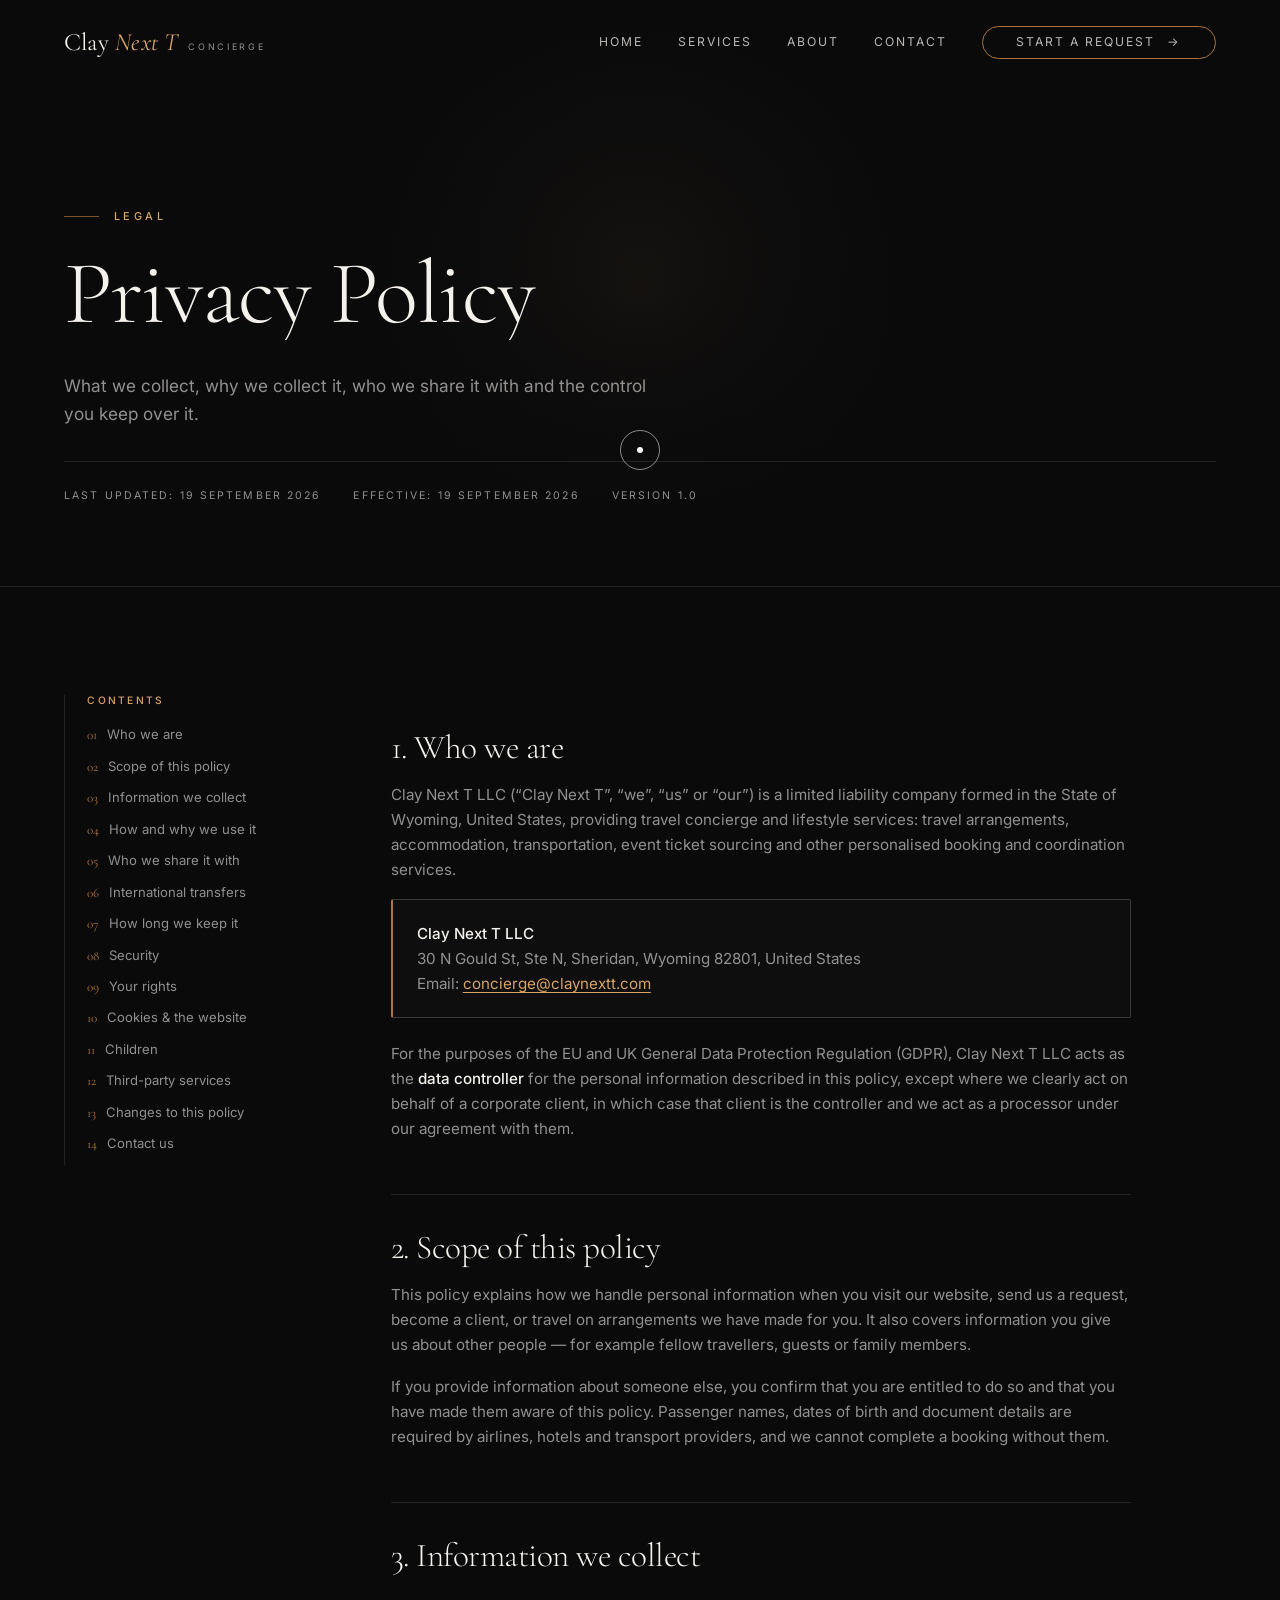
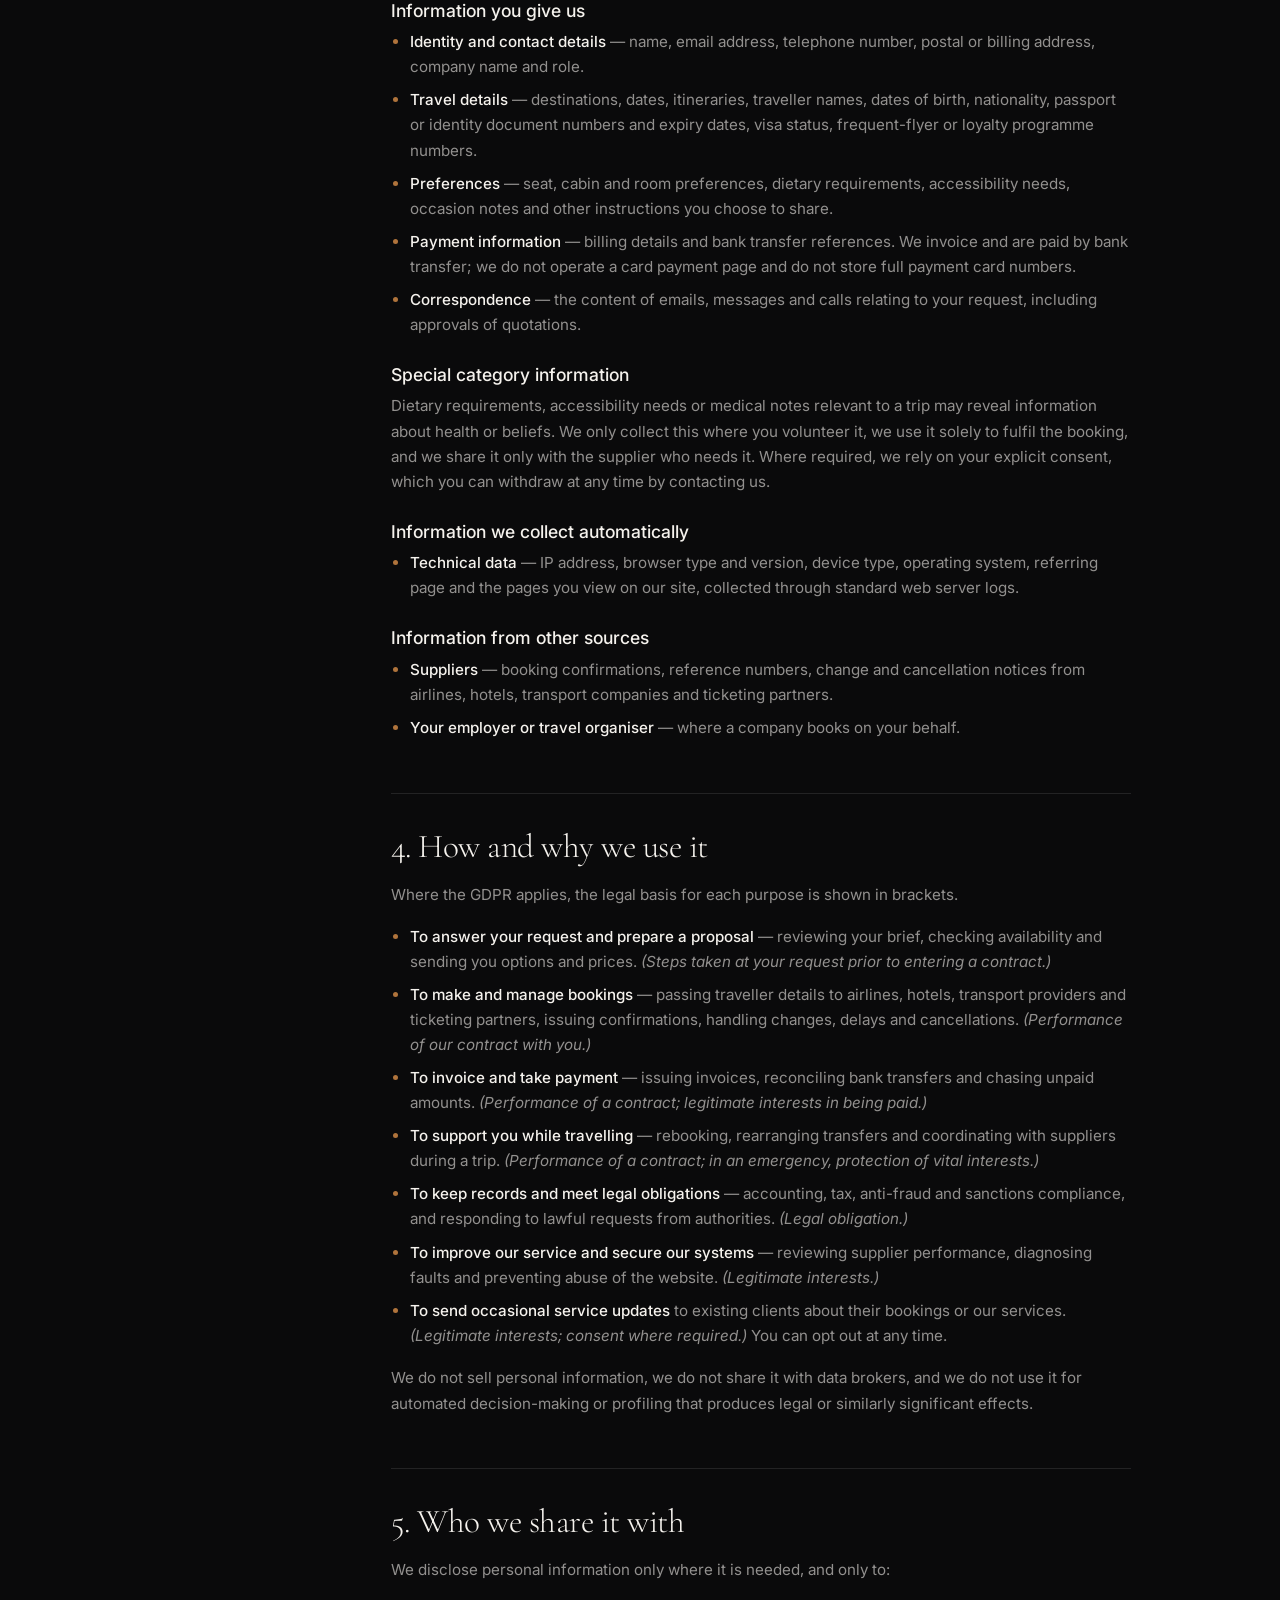
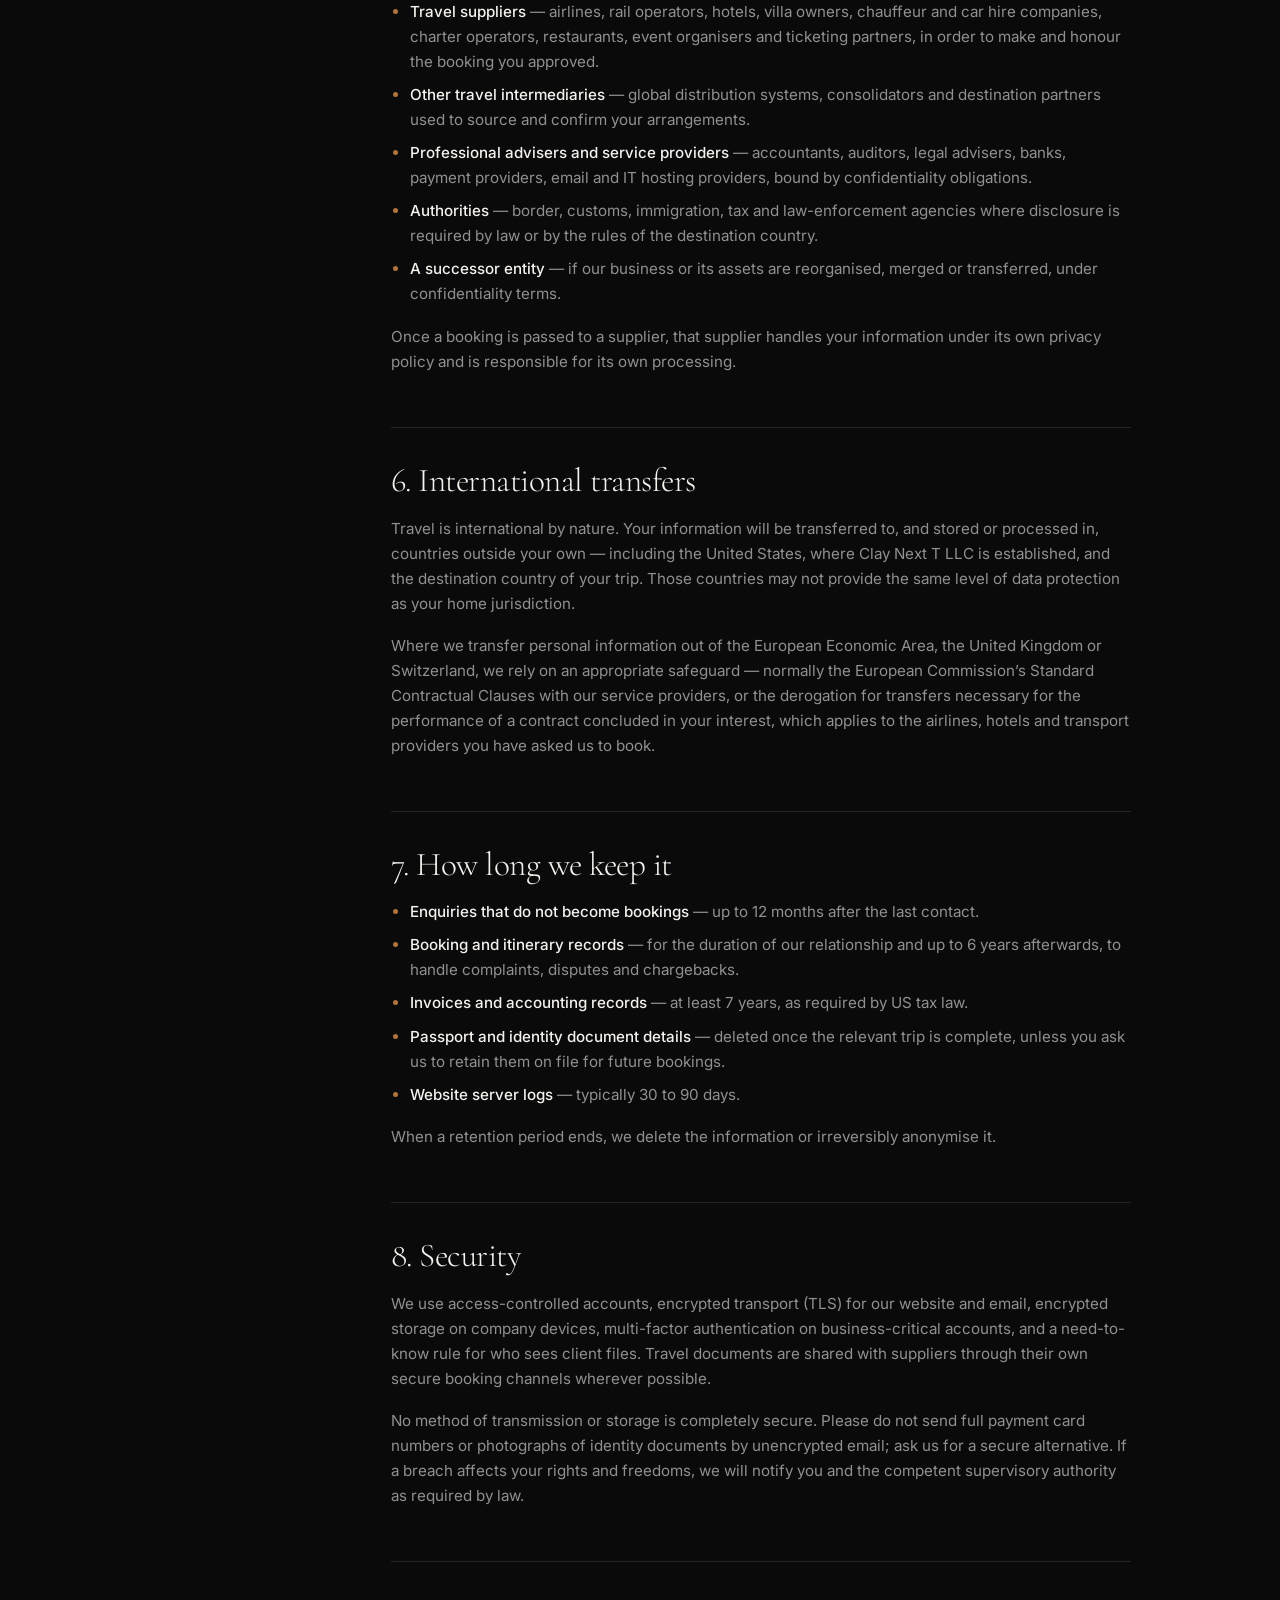
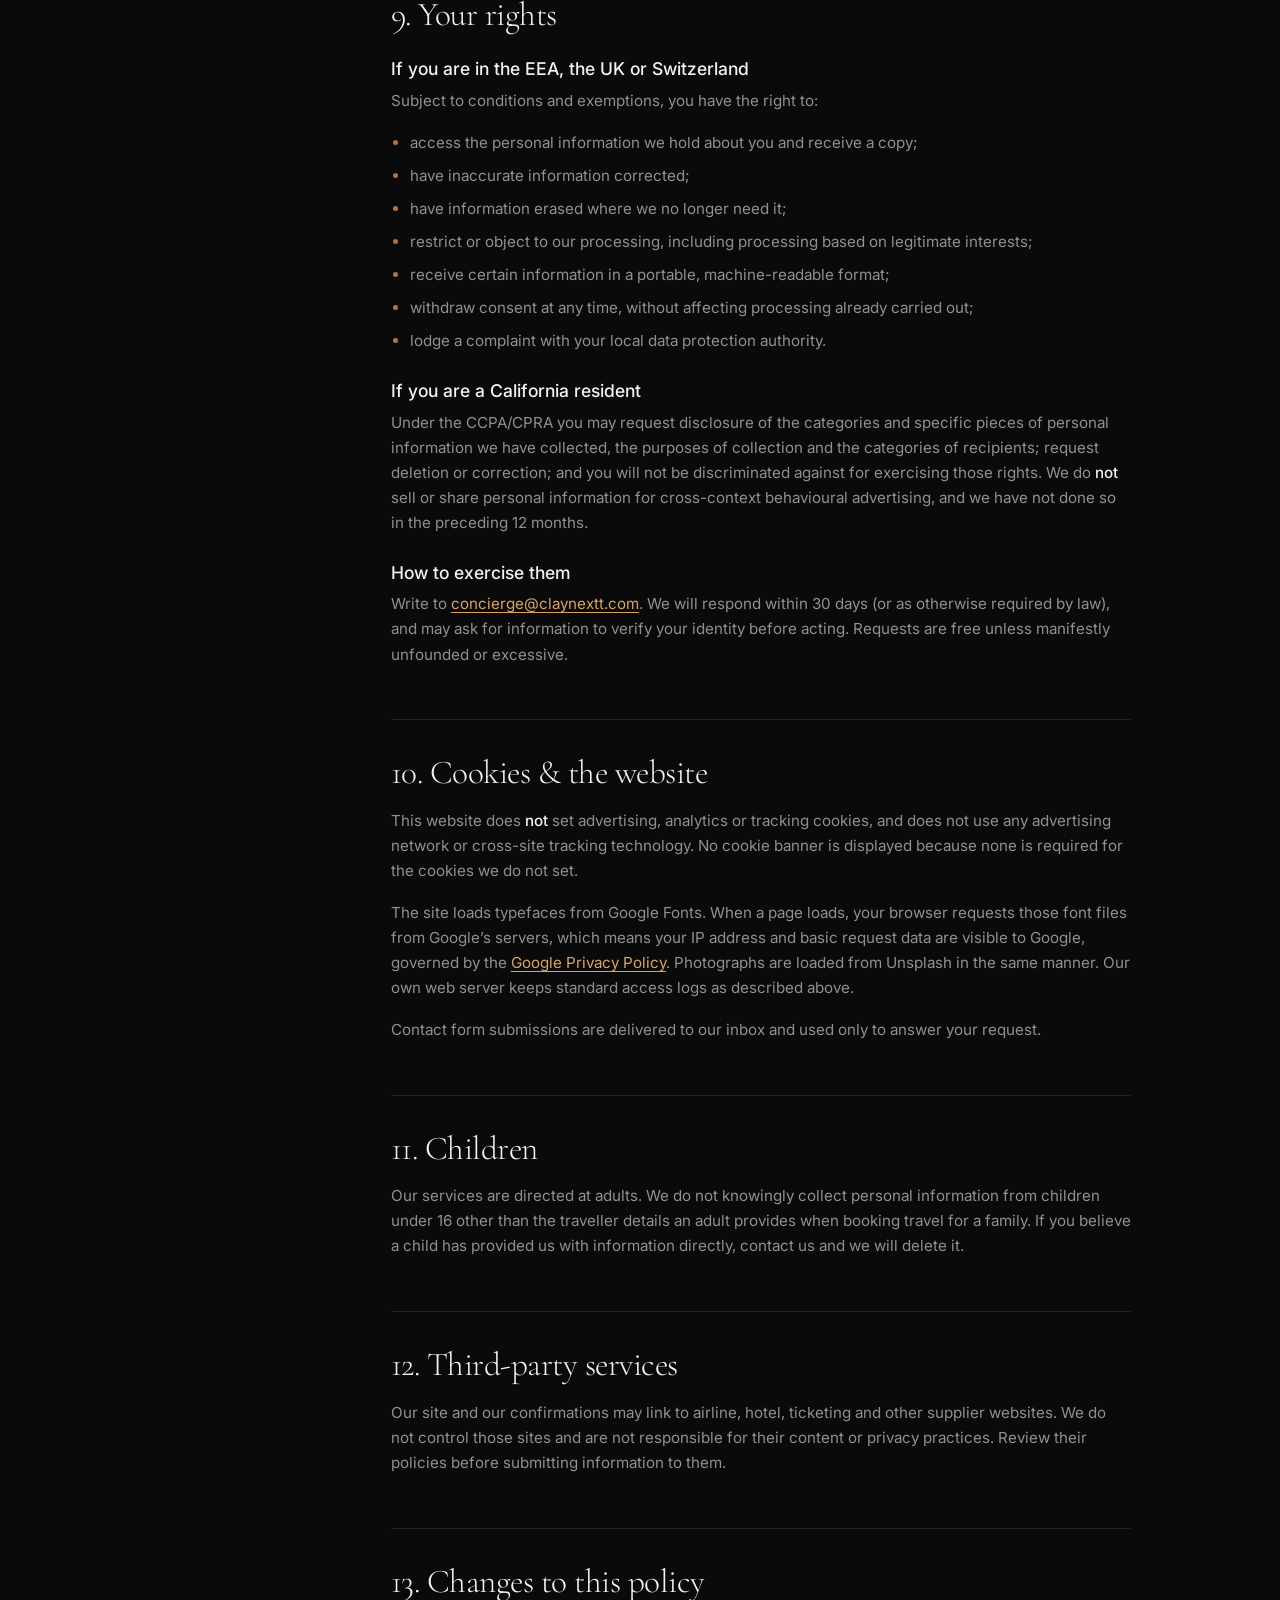
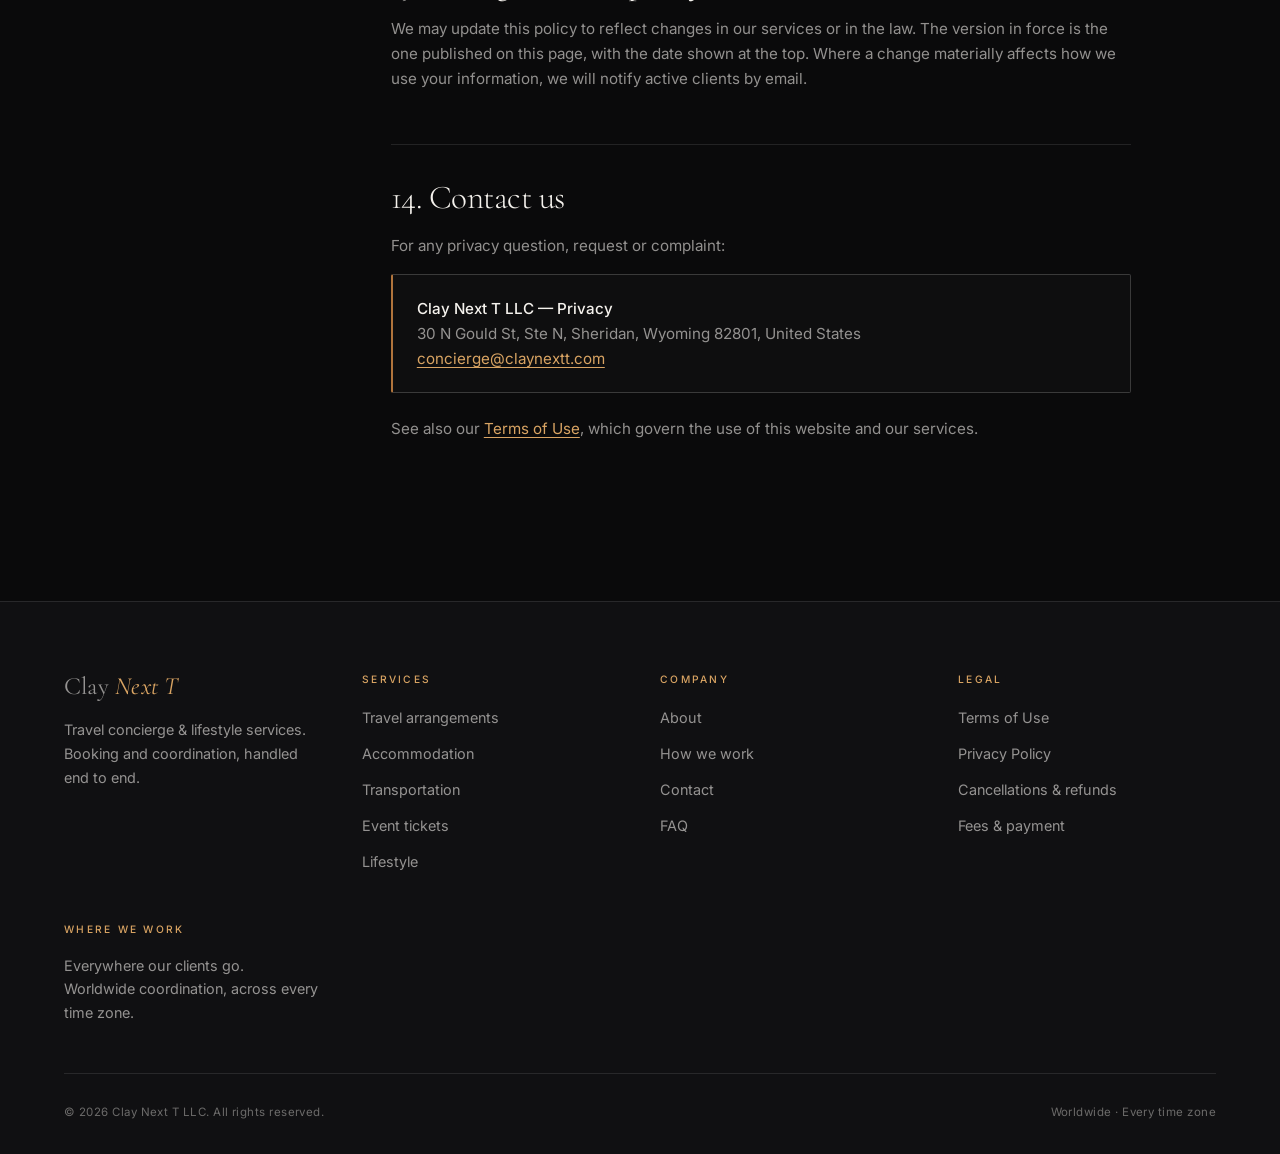
<file: privacy.html>
<!DOCTYPE html>
<html lang="en">
<head>
<meta charset="utf-8">
<meta name="viewport" content="width=device-width, initial-scale=1">
<title>Privacy Policy — Clay Next T LLC</title>
<meta name="description" content="How Clay Next T LLC collects, uses, shares and protects personal information when providing travel concierge and lifestyle services.">
<meta name="robots" content="index, follow">
<link rel="preconnect" href="https://fonts.googleapis.com">
<link rel="preconnect" href="https://fonts.gstatic.com" crossorigin>
<link href="https://fonts.googleapis.com/css2?family=Cormorant+Garamond:ital,wght@0,300;0,400;1,300;1,400&family=Inter:wght@300;400;500&display=swap" rel="stylesheet">
<link rel="stylesheet" href="assets/css/style.css">
</head>
<body>

<header class="site-header">
  <a class="brand" href="index.html">
    <span class="brand__mark">Clay <em>Next T</em></span>
    <span class="brand__sub">Concierge</span>
  </a>
  <nav class="nav">
    <a href="index.html">Home</a>
    <a href="services.html">Services</a>
    <a href="about.html">About</a>
    <a href="contact.html">Contact</a>
    <a class="btn" href="contact.html" data-magnetic="0.25">Start a request <span class="btn__arrow">&rarr;</span></a>
  </nav>
  <button class="nav-toggle" aria-label="Menu" aria-expanded="false"><span></span><span></span></button>
</header>

<main>

  <section class="page-hero" data-spotlight>
    <div class="hero__glow"></div>
    <div class="wrap">
      <p class="eyebrow" data-reveal>Legal</p>
      <h1 data-reveal>
        <span class="split-line"><span>Privacy Policy</span></span>
      </h1>
      <p class="lead" data-reveal style="--d:.18s; margin-top:2rem;">
        What we collect, why we collect it, who we share it with and the control you keep
        over it.
      </p>
      <div class="legal-meta" data-reveal style="--d:.24s">
        <span>Last updated: 19 September 2026</span>
        <span>Effective: 19 September 2026</span>
        <span>Version 1.0</span>
      </div>
    </div>
  </section>

  <section class="section">
    <div class="wrap">
      <div class="legal">

        <aside class="legal__toc">
          <h2>Contents</h2>
          <ol>
            <li><a href="#controller">Who we are</a></li>
            <li><a href="#scope">Scope of this policy</a></li>
            <li><a href="#collect">Information we collect</a></li>
            <li><a href="#use">How and why we use it</a></li>
            <li><a href="#sharing">Who we share it with</a></li>
            <li><a href="#transfers">International transfers</a></li>
            <li><a href="#retention">How long we keep it</a></li>
            <li><a href="#security">Security</a></li>
            <li><a href="#rights">Your rights</a></li>
            <li><a href="#cookies">Cookies &amp; the website</a></li>
            <li><a href="#children">Children</a></li>
            <li><a href="#thirdparty">Third-party services</a></li>
            <li><a href="#changes">Changes to this policy</a></li>
            <li><a href="#contact">Contact us</a></li>
          </ol>
        </aside>

        <div class="legal__body">

          <section id="controller">
            <h2>1. Who we are</h2>
            <p>
              Clay Next T LLC (&ldquo;Clay Next T&rdquo;, &ldquo;we&rdquo;, &ldquo;us&rdquo;
              or &ldquo;our&rdquo;) is a limited liability company formed in the State of
              Wyoming, United States, providing travel concierge and lifestyle services:
              travel arrangements, accommodation, transportation, event ticket sourcing and
              other personalised booking and coordination services.
            </p>
            <div class="callout">
              <p>
                <strong>Clay Next T LLC</strong><br>
                30 N Gould St, Ste N, Sheridan, Wyoming 82801, United States<br>
                Email: <a href="mailto:concierge@claynextt.com">concierge@claynextt.com</a>
              </p>
            </div>
            <p>
              For the purposes of the EU and UK General Data Protection Regulation (GDPR),
              Clay Next T LLC acts as the <strong>data controller</strong> for the personal
              information described in this policy, except where we clearly act on behalf of
              a corporate client, in which case that client is the controller and we act as a
              processor under our agreement with them.
            </p>
          </section>

          <section id="scope">
            <h2>2. Scope of this policy</h2>
            <p>
              This policy explains how we handle personal information when you visit our
              website, send us a request, become a client, or travel on arrangements we have
              made for you. It also covers information you give us about other people — for
              example fellow travellers, guests or family members.
            </p>
            <p>
              If you provide information about someone else, you confirm that you are
              entitled to do so and that you have made them aware of this policy. Passenger
              names, dates of birth and document details are required by airlines, hotels and
              transport providers, and we cannot complete a booking without them.
            </p>
          </section>

          <section id="collect">
            <h2>3. Information we collect</h2>

            <h3>Information you give us</h3>
            <ul>
              <li><strong>Identity and contact details</strong> — name, email address, telephone number, postal or billing address, company name and role.</li>
              <li><strong>Travel details</strong> — destinations, dates, itineraries, traveller names, dates of birth, nationality, passport or identity document numbers and expiry dates, visa status, frequent-flyer or loyalty programme numbers.</li>
              <li><strong>Preferences</strong> — seat, cabin and room preferences, dietary requirements, accessibility needs, occasion notes and other instructions you choose to share.</li>
              <li><strong>Payment information</strong> — billing details and bank transfer references. We invoice and are paid by bank transfer; we do not operate a card payment page and do not store full payment card numbers.</li>
              <li><strong>Correspondence</strong> — the content of emails, messages and calls relating to your request, including approvals of quotations.</li>
            </ul>

            <h3>Special category information</h3>
            <p>
              Dietary requirements, accessibility needs or medical notes relevant to a trip
              may reveal information about health or beliefs. We only collect this where you
              volunteer it, we use it solely to fulfil the booking, and we share it only with
              the supplier who needs it. Where required, we rely on your explicit consent,
              which you can withdraw at any time by contacting us.
            </p>

            <h3>Information we collect automatically</h3>
            <ul>
              <li><strong>Technical data</strong> — IP address, browser type and version, device type, operating system, referring page and the pages you view on our site, collected through standard web server logs.</li>
            </ul>

            <h3>Information from other sources</h3>
            <ul>
              <li><strong>Suppliers</strong> — booking confirmations, reference numbers, change and cancellation notices from airlines, hotels, transport companies and ticketing partners.</li>
              <li><strong>Your employer or travel organiser</strong> — where a company books on your behalf.</li>
            </ul>
          </section>

          <section id="use">
            <h2>4. How and why we use it</h2>
            <p>Where the GDPR applies, the legal basis for each purpose is shown in brackets.</p>
            <ul>
              <li><strong>To answer your request and prepare a proposal</strong> — reviewing your brief, checking availability and sending you options and prices. <em>(Steps taken at your request prior to entering a contract.)</em></li>
              <li><strong>To make and manage bookings</strong> — passing traveller details to airlines, hotels, transport providers and ticketing partners, issuing confirmations, handling changes, delays and cancellations. <em>(Performance of our contract with you.)</em></li>
              <li><strong>To invoice and take payment</strong> — issuing invoices, reconciling bank transfers and chasing unpaid amounts. <em>(Performance of a contract; legitimate interests in being paid.)</em></li>
              <li><strong>To support you while travelling</strong> — rebooking, rearranging transfers and coordinating with suppliers during a trip. <em>(Performance of a contract; in an emergency, protection of vital interests.)</em></li>
              <li><strong>To keep records and meet legal obligations</strong> — accounting, tax, anti-fraud and sanctions compliance, and responding to lawful requests from authorities. <em>(Legal obligation.)</em></li>
              <li><strong>To improve our service and secure our systems</strong> — reviewing supplier performance, diagnosing faults and preventing abuse of the website. <em>(Legitimate interests.)</em></li>
              <li><strong>To send occasional service updates</strong> to existing clients about their bookings or our services. <em>(Legitimate interests; consent where required.)</em> You can opt out at any time.</li>
            </ul>
            <p>
              We do not sell personal information, we do not share it with data brokers, and
              we do not use it for automated decision-making or profiling that produces legal
              or similarly significant effects.
            </p>
          </section>

          <section id="sharing">
            <h2>5. Who we share it with</h2>
            <p>We disclose personal information only where it is needed, and only to:</p>
            <ul>
              <li><strong>Travel suppliers</strong> — airlines, rail operators, hotels, villa owners, chauffeur and car hire companies, charter operators, restaurants, event organisers and ticketing partners, in order to make and honour the booking you approved.</li>
              <li><strong>Other travel intermediaries</strong> — global distribution systems, consolidators and destination partners used to source and confirm your arrangements.</li>
              <li><strong>Professional advisers and service providers</strong> — accountants, auditors, legal advisers, banks, payment providers, email and IT hosting providers, bound by confidentiality obligations.</li>
              <li><strong>Authorities</strong> — border, customs, immigration, tax and law-enforcement agencies where disclosure is required by law or by the rules of the destination country.</li>
              <li><strong>A successor entity</strong> — if our business or its assets are reorganised, merged or transferred, under confidentiality terms.</li>
            </ul>
            <p>
              Once a booking is passed to a supplier, that supplier handles your information
              under its own privacy policy and is responsible for its own processing.
            </p>
          </section>

          <section id="transfers">
            <h2>6. International transfers</h2>
            <p>
              Travel is international by nature. Your information will be transferred to, and
              stored or processed in, countries outside your own — including the United
              States, where Clay Next T LLC is established, and the destination country of
              your trip. Those countries may not provide the same level of data protection as
              your home jurisdiction.
            </p>
            <p>
              Where we transfer personal information out of the European Economic Area, the
              United Kingdom or Switzerland, we rely on an appropriate safeguard — normally
              the European Commission&rsquo;s Standard Contractual Clauses with our service
              providers, or the derogation for transfers necessary for the performance of a
              contract concluded in your interest, which applies to the airlines, hotels and
              transport providers you have asked us to book.
            </p>
          </section>

          <section id="retention">
            <h2>7. How long we keep it</h2>
            <ul>
              <li><strong>Enquiries that do not become bookings</strong> — up to 12 months after the last contact.</li>
              <li><strong>Booking and itinerary records</strong> — for the duration of our relationship and up to 6 years afterwards, to handle complaints, disputes and chargebacks.</li>
              <li><strong>Invoices and accounting records</strong> — at least 7 years, as required by US tax law.</li>
              <li><strong>Passport and identity document details</strong> — deleted once the relevant trip is complete, unless you ask us to retain them on file for future bookings.</li>
              <li><strong>Website server logs</strong> — typically 30 to 90 days.</li>
            </ul>
            <p>When a retention period ends, we delete the information or irreversibly anonymise it.</p>
          </section>

          <section id="security">
            <h2>8. Security</h2>
            <p>
              We use access-controlled accounts, encrypted transport (TLS) for our website and
              email, encrypted storage on company devices, multi-factor authentication on
              business-critical accounts, and a need-to-know rule for who sees client files.
              Travel documents are shared with suppliers through their own secure booking
              channels wherever possible.
            </p>
            <p>
              No method of transmission or storage is completely secure. Please do not send
              full payment card numbers or photographs of identity documents by unencrypted
              email; ask us for a secure alternative. If a breach affects your rights and
              freedoms, we will notify you and the competent supervisory authority as
              required by law.
            </p>
          </section>

          <section id="rights">
            <h2>9. Your rights</h2>

            <h3>If you are in the EEA, the UK or Switzerland</h3>
            <p>Subject to conditions and exemptions, you have the right to:</p>
            <ul>
              <li>access the personal information we hold about you and receive a copy;</li>
              <li>have inaccurate information corrected;</li>
              <li>have information erased where we no longer need it;</li>
              <li>restrict or object to our processing, including processing based on legitimate interests;</li>
              <li>receive certain information in a portable, machine-readable format;</li>
              <li>withdraw consent at any time, without affecting processing already carried out;</li>
              <li>lodge a complaint with your local data protection authority.</li>
            </ul>

            <h3>If you are a California resident</h3>
            <p>
              Under the CCPA/CPRA you may request disclosure of the categories and specific
              pieces of personal information we have collected, the purposes of collection and
              the categories of recipients; request deletion or correction; and you will not be
              discriminated against for exercising those rights. We do <strong>not</strong>
              sell or share personal information for cross-context behavioural advertising, and
              we have not done so in the preceding 12 months.
            </p>

            <h3>How to exercise them</h3>
            <p>
              Write to <a href="mailto:concierge@claynextt.com">concierge@claynextt.com</a>.
              We will respond within 30 days (or as otherwise required by law), and may ask
              for information to verify your identity before acting. Requests are free unless
              manifestly unfounded or excessive.
            </p>
          </section>

          <section id="cookies">
            <h2>10. Cookies &amp; the website</h2>
            <p>
              This website does <strong>not</strong> set advertising, analytics or tracking
              cookies, and does not use any advertising network or cross-site tracking
              technology. No cookie banner is displayed because none is required for the
              cookies we do not set.
            </p>
            <p>
              The site loads typefaces from Google Fonts. When a page loads, your browser
              requests those font files from Google&rsquo;s servers, which means your IP
              address and basic request data are visible to Google, governed by the
              <a href="https://policies.google.com/privacy" target="_blank" rel="noopener">Google Privacy Policy</a>.
              Photographs are loaded from Unsplash in the same manner. Our own web server
              keeps standard access logs as described above.
            </p>
            <p>
              Contact form submissions are delivered to our inbox and used only to answer your
              request.
            </p>
          </section>

          <section id="children">
            <h2>11. Children</h2>
            <p>
              Our services are directed at adults. We do not knowingly collect personal
              information from children under 16 other than the traveller details an adult
              provides when booking travel for a family. If you believe a child has provided
              us with information directly, contact us and we will delete it.
            </p>
          </section>

          <section id="thirdparty">
            <h2>12. Third-party services</h2>
            <p>
              Our site and our confirmations may link to airline, hotel, ticketing and other
              supplier websites. We do not control those sites and are not responsible for
              their content or privacy practices. Review their policies before submitting
              information to them.
            </p>
          </section>

          <section id="changes">
            <h2>13. Changes to this policy</h2>
            <p>
              We may update this policy to reflect changes in our services or in the law. The
              version in force is the one published on this page, with the date shown at the
              top. Where a change materially affects how we use your information, we will
              notify active clients by email.
            </p>
          </section>

          <section id="contact">
            <h2>14. Contact us</h2>
            <p>
              For any privacy question, request or complaint:
            </p>
            <div class="callout">
              <p>
                <strong>Clay Next T LLC — Privacy</strong><br>
                30 N Gould St, Ste N, Sheridan, Wyoming 82801, United States<br>
                <a href="mailto:concierge@claynextt.com">concierge@claynextt.com</a>
              </p>
            </div>
            <p>
              See also our <a href="terms.html">Terms of Use</a>, which govern the use of this
              website and our services.
            </p>
          </section>

        </div>
      </div>
    </div>
  </section>

</main>

<footer class="site-footer">
  <div class="wrap">
    <div class="footer-top">
      <div class="footer-col">
        <a class="brand" href="index.html" style="margin-bottom:1.2rem">
          <span class="brand__mark">Clay <em>Next T</em></span>
        </a>
        <p>Travel concierge &amp; lifestyle services.<br>Booking and coordination, handled end to end.</p>
      </div>
      <div class="footer-col">
        <h4>Services</h4>
        <ul>
          <li><a href="services.html#travel">Travel arrangements</a></li>
          <li><a href="services.html#stay">Accommodation</a></li>
          <li><a href="services.html#transport">Transportation</a></li>
          <li><a href="services.html#tickets">Event tickets</a></li>
          <li><a href="services.html#lifestyle">Lifestyle</a></li>
        </ul>
      </div>
      <div class="footer-col">
        <h4>Company</h4>
        <ul>
          <li><a href="about.html">About</a></li>
          <li><a href="about.html#values">How we work</a></li>
          <li><a href="contact.html">Contact</a></li>
          <li><a href="contact.html#faq">FAQ</a></li>
        </ul>
      </div>
      <div class="footer-col">
        <h4>Legal</h4>
        <ul>
          <li><a href="terms.html">Terms of Use</a></li>
          <li><a href="privacy.html">Privacy Policy</a></li>
          <li><a href="terms.html#cancellation">Cancellations &amp; refunds</a></li>
          <li><a href="terms.html#fees">Fees &amp; payment</a></li>
        </ul>
      </div>
      <div class="footer-col">
        <h4>Where we work</h4>
        <p>Everywhere our clients go.<br>Worldwide coordination, across every time zone.</p>
      </div>
    </div>
    <div class="footer-bottom">
      <span>&copy; <span id="yr">2026</span> Clay Next T LLC. All rights reserved.</span>
      <span>Worldwide &middot; Every time zone</span>
    </div>
  </div>
</footer>

<script src="assets/js/main.js"></script>
<script>document.getElementById('yr').textContent = new Date().getFullYear();</script>
</body>
</html>
</file>
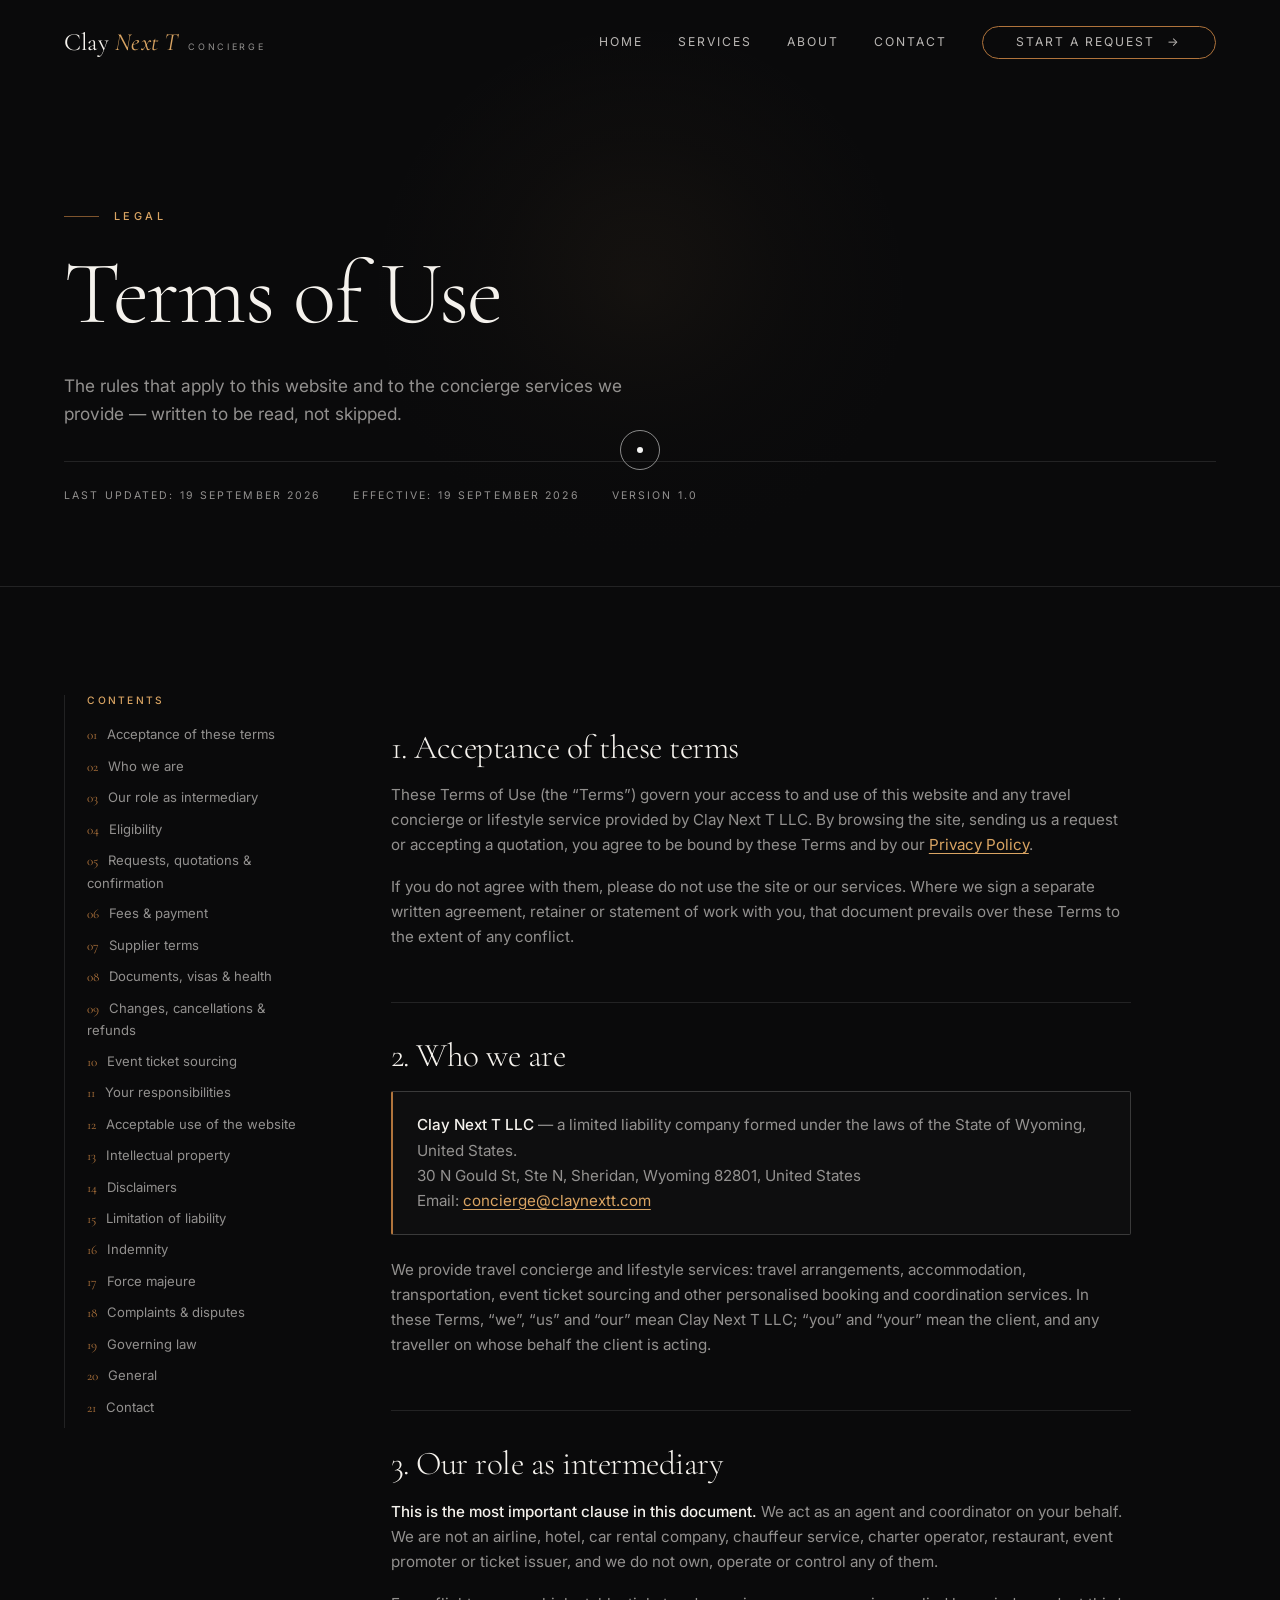
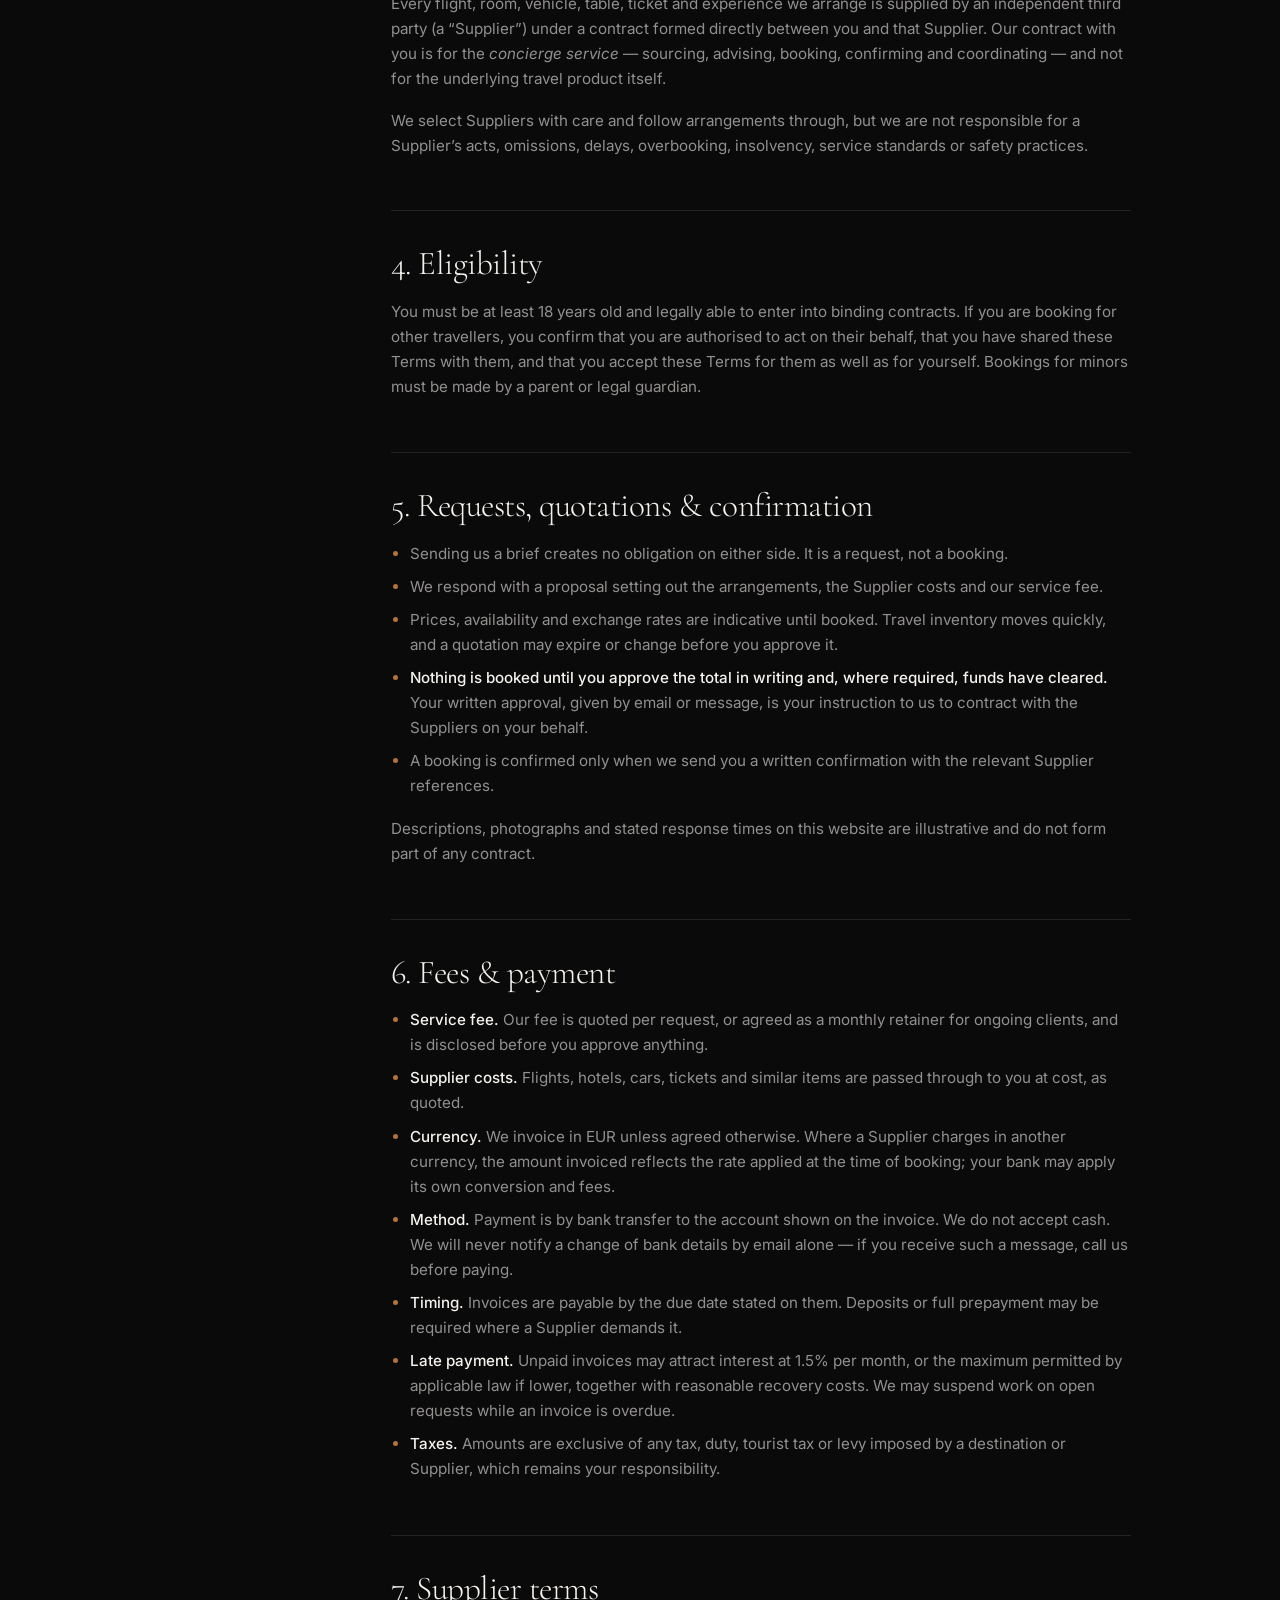
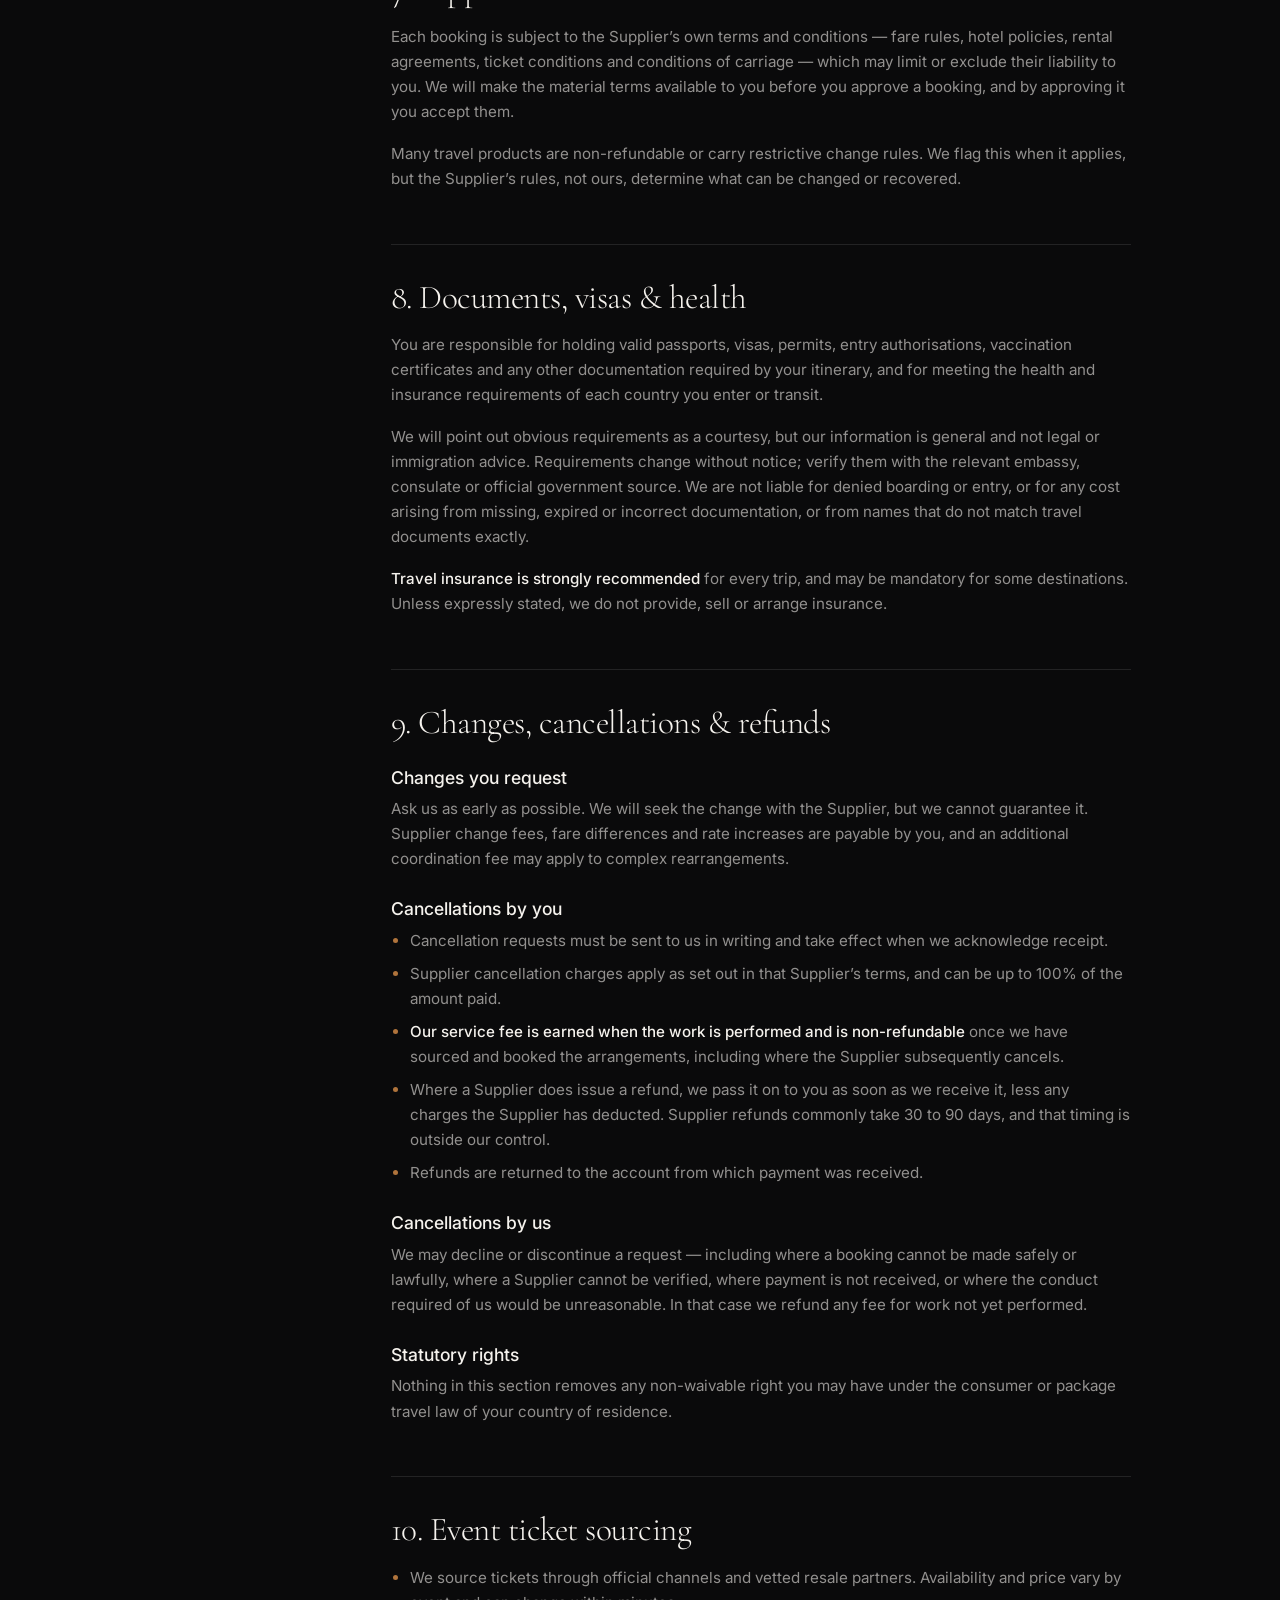
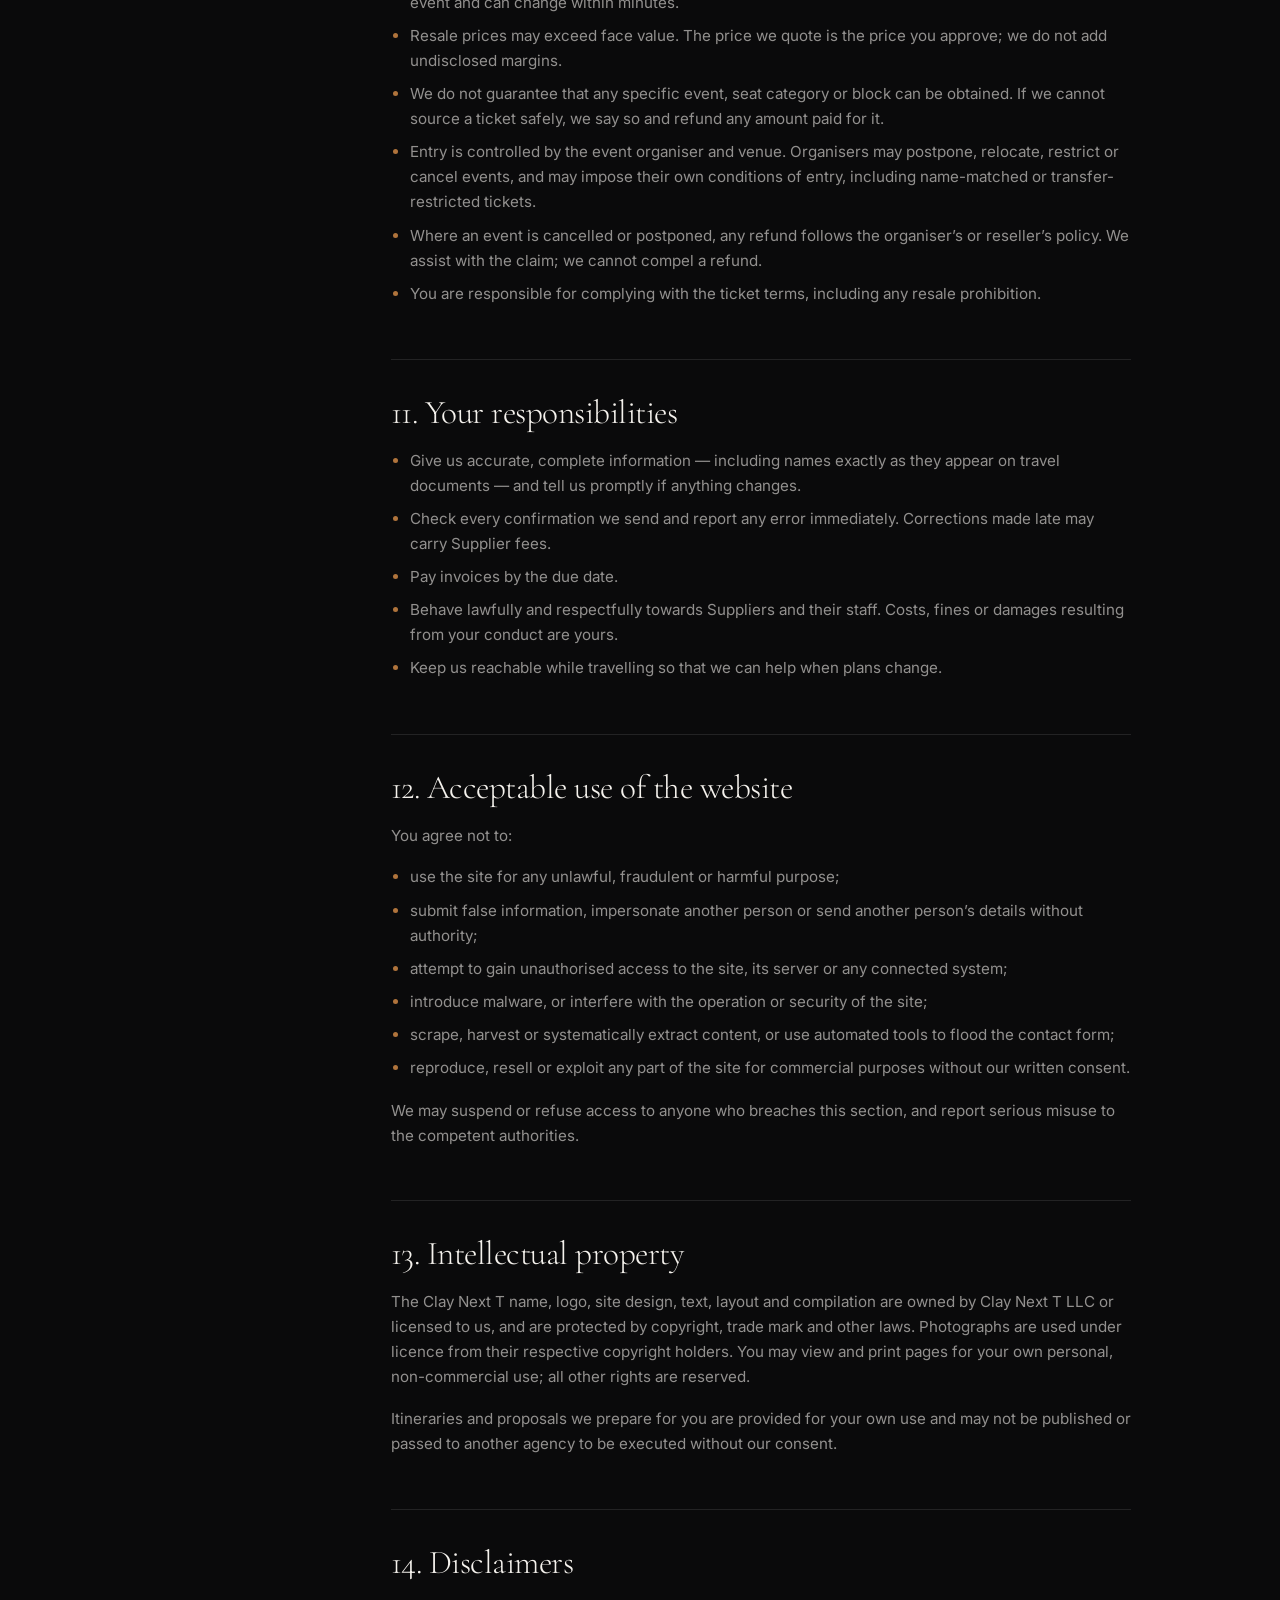
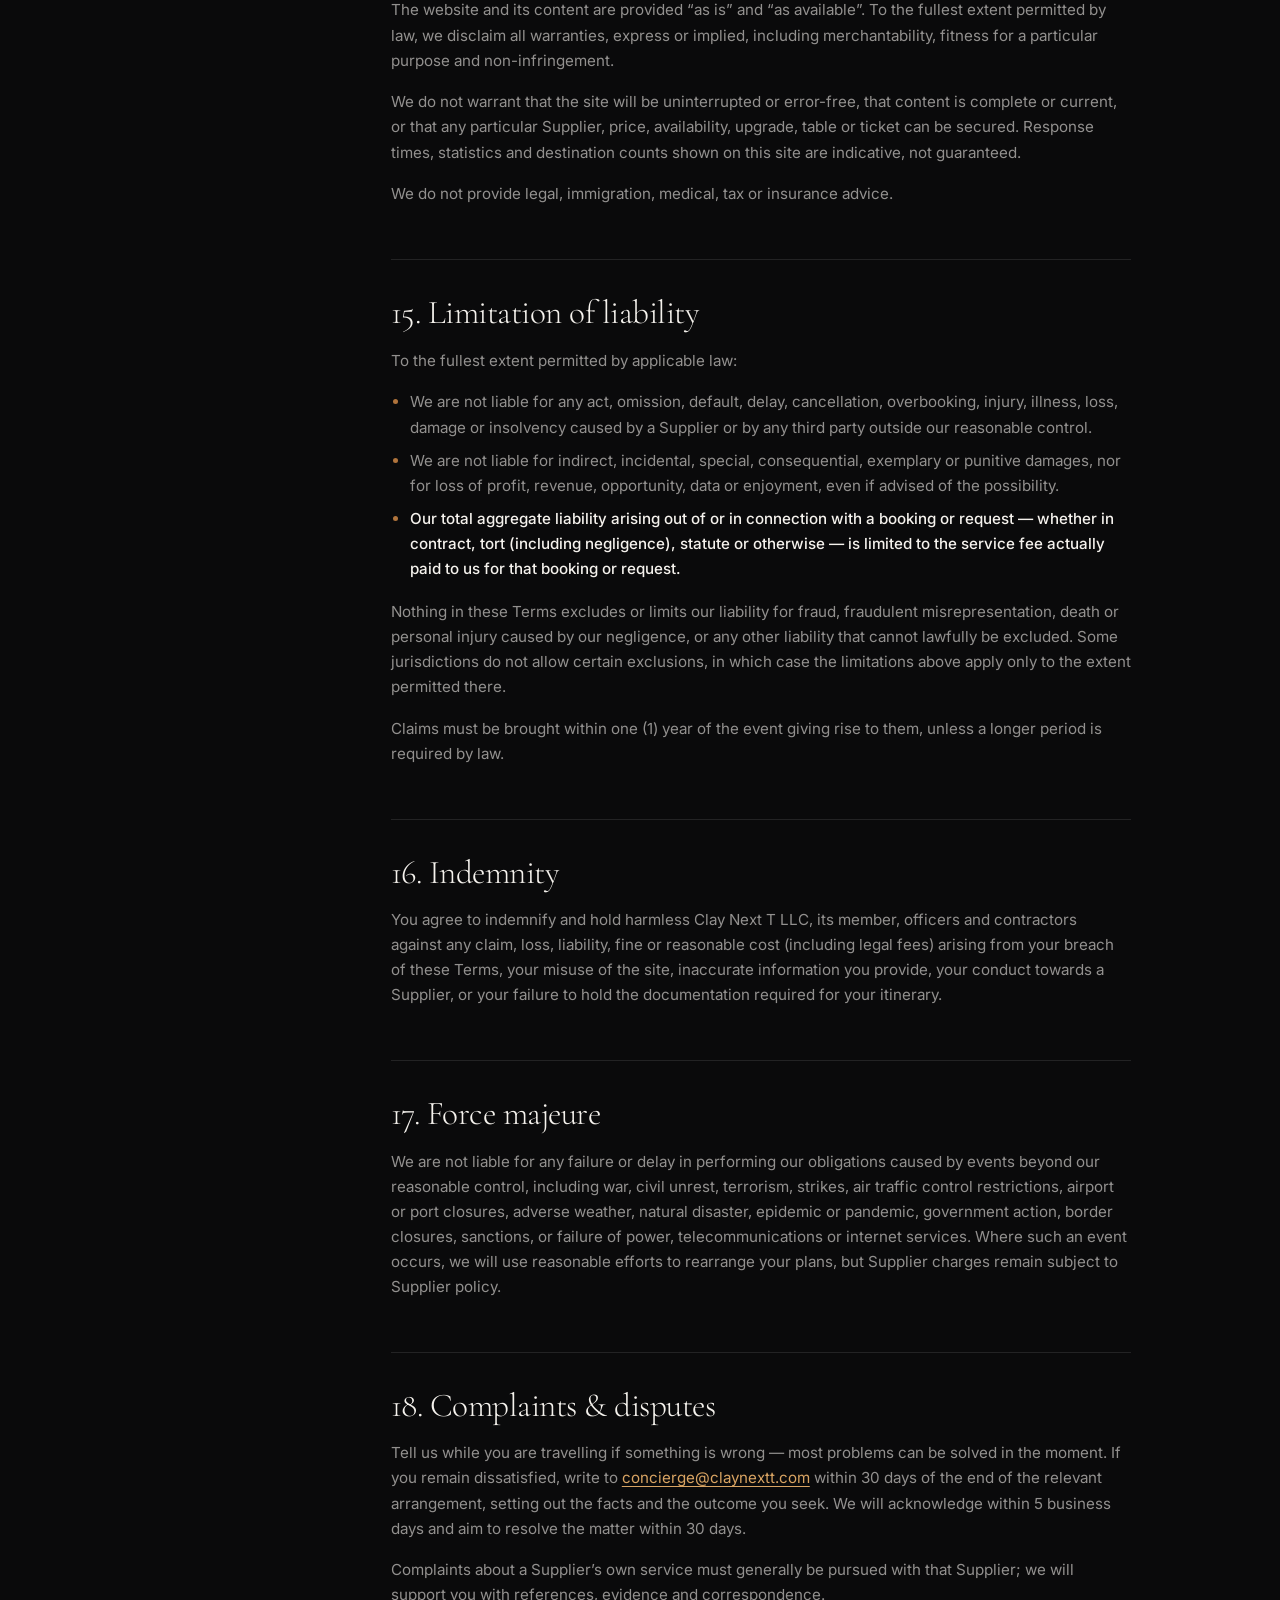
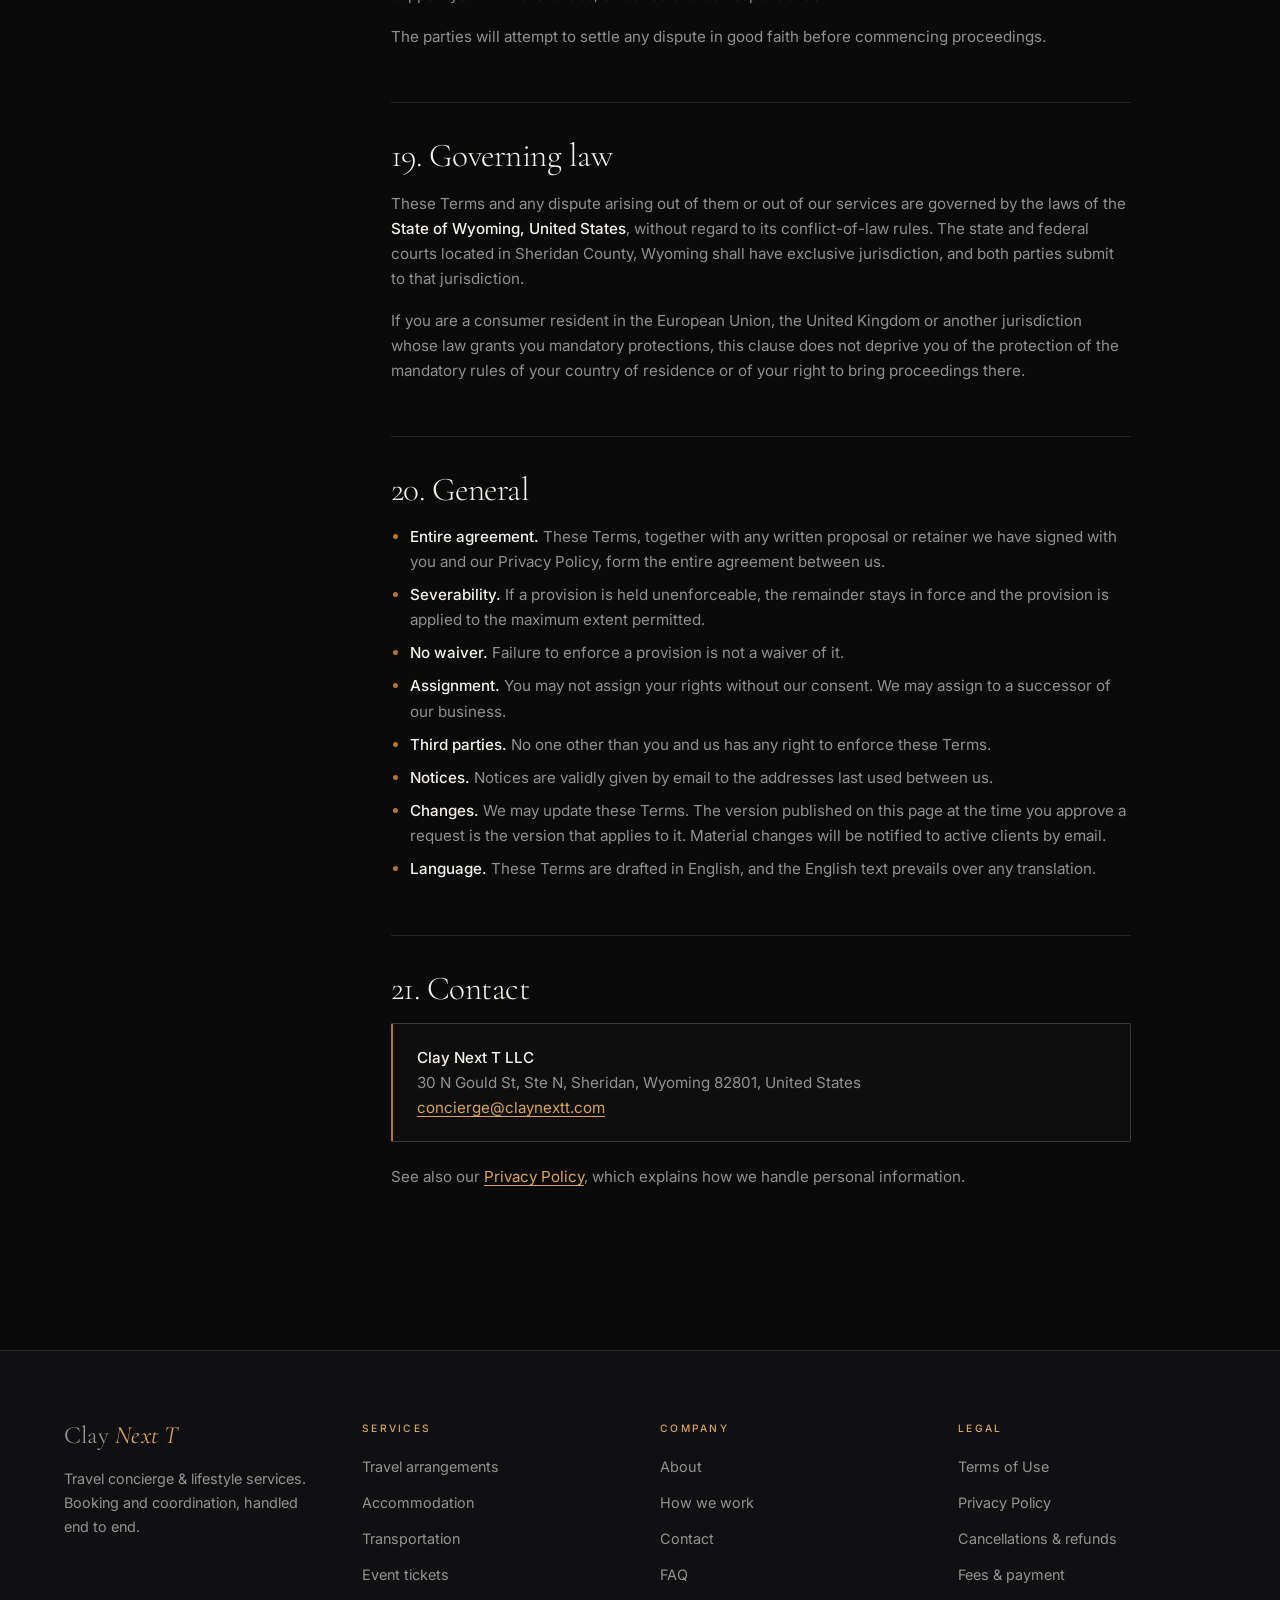
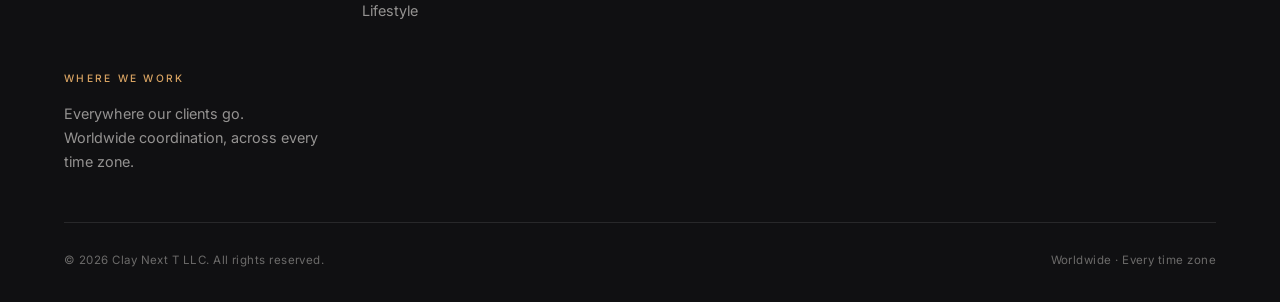
<file: terms.html>
<!DOCTYPE html>
<html lang="en">
<head>
<meta charset="utf-8">
<meta name="viewport" content="width=device-width, initial-scale=1">
<title>Terms of Use — Clay Next T LLC</title>
<meta name="description" content="The terms governing the use of the Clay Next T LLC website and our travel concierge and lifestyle services: quotations, fees, cancellations, liability and governing law.">
<meta name="robots" content="index, follow">
<link rel="preconnect" href="https://fonts.googleapis.com">
<link rel="preconnect" href="https://fonts.gstatic.com" crossorigin>
<link href="https://fonts.googleapis.com/css2?family=Cormorant+Garamond:ital,wght@0,300;0,400;1,300;1,400&family=Inter:wght@300;400;500&display=swap" rel="stylesheet">
<link rel="stylesheet" href="assets/css/style.css">
</head>
<body>

<header class="site-header">
  <a class="brand" href="index.html">
    <span class="brand__mark">Clay <em>Next T</em></span>
    <span class="brand__sub">Concierge</span>
  </a>
  <nav class="nav">
    <a href="index.html">Home</a>
    <a href="services.html">Services</a>
    <a href="about.html">About</a>
    <a href="contact.html">Contact</a>
    <a class="btn" href="contact.html" data-magnetic="0.25">Start a request <span class="btn__arrow">&rarr;</span></a>
  </nav>
  <button class="nav-toggle" aria-label="Menu" aria-expanded="false"><span></span><span></span></button>
</header>

<main>

  <section class="page-hero" data-spotlight>
    <div class="hero__glow"></div>
    <div class="wrap">
      <p class="eyebrow" data-reveal>Legal</p>
      <h1 data-reveal>
        <span class="split-line"><span>Terms of Use</span></span>
      </h1>
      <p class="lead" data-reveal style="--d:.18s; margin-top:2rem;">
        The rules that apply to this website and to the concierge services we provide —
        written to be read, not skipped.
      </p>
      <div class="legal-meta" data-reveal style="--d:.24s">
        <span>Last updated: 19 September 2026</span>
        <span>Effective: 19 September 2026</span>
        <span>Version 1.0</span>
      </div>
    </div>
  </section>

  <section class="section">
    <div class="wrap">
      <div class="legal">

        <aside class="legal__toc">
          <h2>Contents</h2>
          <ol>
            <li><a href="#acceptance">Acceptance of these terms</a></li>
            <li><a href="#about">Who we are</a></li>
            <li><a href="#role">Our role as intermediary</a></li>
            <li><a href="#eligibility">Eligibility</a></li>
            <li><a href="#requests">Requests, quotations &amp; confirmation</a></li>
            <li><a href="#fees">Fees &amp; payment</a></li>
            <li><a href="#supplier">Supplier terms</a></li>
            <li><a href="#documents">Documents, visas &amp; health</a></li>
            <li><a href="#cancellation">Changes, cancellations &amp; refunds</a></li>
            <li><a href="#tickets">Event ticket sourcing</a></li>
            <li><a href="#responsibilities">Your responsibilities</a></li>
            <li><a href="#website">Acceptable use of the website</a></li>
            <li><a href="#ip">Intellectual property</a></li>
            <li><a href="#disclaimer">Disclaimers</a></li>
            <li><a href="#liability">Limitation of liability</a></li>
            <li><a href="#indemnity">Indemnity</a></li>
            <li><a href="#force">Force majeure</a></li>
            <li><a href="#complaints">Complaints &amp; disputes</a></li>
            <li><a href="#law">Governing law</a></li>
            <li><a href="#general">General</a></li>
            <li><a href="#contact">Contact</a></li>
          </ol>
        </aside>

        <div class="legal__body">

          <section id="acceptance">
            <h2>1. Acceptance of these terms</h2>
            <p>
              These Terms of Use (the &ldquo;Terms&rdquo;) govern your access to and use of
              this website and any travel concierge or lifestyle service provided by Clay Next
              T LLC. By browsing the site, sending us a request or accepting a quotation, you
              agree to be bound by these Terms and by our
              <a href="privacy.html">Privacy Policy</a>.
            </p>
            <p>
              If you do not agree with them, please do not use the site or our services. Where
              we sign a separate written agreement, retainer or statement of work with you,
              that document prevails over these Terms to the extent of any conflict.
            </p>
          </section>

          <section id="about">
            <h2>2. Who we are</h2>
            <div class="callout">
              <p>
                <strong>Clay Next T LLC</strong> — a limited liability company formed under
                the laws of the State of Wyoming, United States.<br>
                30 N Gould St, Ste N, Sheridan, Wyoming 82801, United States<br>
                Email: <a href="mailto:concierge@claynextt.com">concierge@claynextt.com</a>
              </p>
            </div>
            <p>
              We provide travel concierge and lifestyle services: travel arrangements,
              accommodation, transportation, event ticket sourcing and other personalised
              booking and coordination services. In these Terms, &ldquo;we&rdquo;,
              &ldquo;us&rdquo; and &ldquo;our&rdquo; mean Clay Next T LLC;
              &ldquo;you&rdquo; and &ldquo;your&rdquo; mean the client, and any traveller on
              whose behalf the client is acting.
            </p>
          </section>

          <section id="role">
            <h2>3. Our role as intermediary</h2>
            <p>
              <strong>This is the most important clause in this document.</strong> We act as
              an agent and coordinator on your behalf. We are not an airline, hotel, car
              rental company, chauffeur service, charter operator, restaurant, event promoter
              or ticket issuer, and we do not own, operate or control any of them.
            </p>
            <p>
              Every flight, room, vehicle, table, ticket and experience we arrange is supplied
              by an independent third party (a &ldquo;Supplier&rdquo;) under a contract formed
              directly between you and that Supplier. Our contract with you is for the
              <em>concierge service</em> — sourcing, advising, booking, confirming and
              coordinating — and not for the underlying travel product itself.
            </p>
            <p>
              We select Suppliers with care and follow arrangements through, but we are not
              responsible for a Supplier&rsquo;s acts, omissions, delays, overbooking,
              insolvency, service standards or safety practices.
            </p>
          </section>

          <section id="eligibility">
            <h2>4. Eligibility</h2>
            <p>
              You must be at least 18 years old and legally able to enter into binding
              contracts. If you are booking for other travellers, you confirm that you are
              authorised to act on their behalf, that you have shared these Terms with them,
              and that you accept these Terms for them as well as for yourself. Bookings for
              minors must be made by a parent or legal guardian.
            </p>
          </section>

          <section id="requests">
            <h2>5. Requests, quotations &amp; confirmation</h2>
            <ul>
              <li>Sending us a brief creates no obligation on either side. It is a request, not a booking.</li>
              <li>We respond with a proposal setting out the arrangements, the Supplier costs and our service fee.</li>
              <li>Prices, availability and exchange rates are indicative until booked. Travel inventory moves quickly, and a quotation may expire or change before you approve it.</li>
              <li><strong>Nothing is booked until you approve the total in writing and, where required, funds have cleared.</strong> Your written approval, given by email or message, is your instruction to us to contract with the Suppliers on your behalf.</li>
              <li>A booking is confirmed only when we send you a written confirmation with the relevant Supplier references.</li>
            </ul>
            <p>
              Descriptions, photographs and stated response times on this website are
              illustrative and do not form part of any contract.
            </p>
          </section>

          <section id="fees">
            <h2>6. Fees &amp; payment</h2>
            <ul>
              <li><strong>Service fee.</strong> Our fee is quoted per request, or agreed as a monthly retainer for ongoing clients, and is disclosed before you approve anything.</li>
              <li><strong>Supplier costs.</strong> Flights, hotels, cars, tickets and similar items are passed through to you at cost, as quoted.</li>
              <li><strong>Currency.</strong> We invoice in EUR unless agreed otherwise. Where a Supplier charges in another currency, the amount invoiced reflects the rate applied at the time of booking; your bank may apply its own conversion and fees.</li>
              <li><strong>Method.</strong> Payment is by bank transfer to the account shown on the invoice. We do not accept cash. We will never notify a change of bank details by email alone — if you receive such a message, call us before paying.</li>
              <li><strong>Timing.</strong> Invoices are payable by the due date stated on them. Deposits or full prepayment may be required where a Supplier demands it.</li>
              <li><strong>Late payment.</strong> Unpaid invoices may attract interest at 1.5% per month, or the maximum permitted by applicable law if lower, together with reasonable recovery costs. We may suspend work on open requests while an invoice is overdue.</li>
              <li><strong>Taxes.</strong> Amounts are exclusive of any tax, duty, tourist tax or levy imposed by a destination or Supplier, which remains your responsibility.</li>
            </ul>
          </section>

          <section id="supplier">
            <h2>7. Supplier terms</h2>
            <p>
              Each booking is subject to the Supplier&rsquo;s own terms and conditions —
              fare rules, hotel policies, rental agreements, ticket conditions and conditions
              of carriage — which may limit or exclude their liability to you. We will make
              the material terms available to you before you approve a booking, and by
              approving it you accept them.
            </p>
            <p>
              Many travel products are non-refundable or carry restrictive change rules. We
              flag this when it applies, but the Supplier&rsquo;s rules, not ours, determine
              what can be changed or recovered.
            </p>
          </section>

          <section id="documents">
            <h2>8. Documents, visas &amp; health</h2>
            <p>
              You are responsible for holding valid passports, visas, permits, entry
              authorisations, vaccination certificates and any other documentation required by
              your itinerary, and for meeting the health and insurance requirements of each
              country you enter or transit.
            </p>
            <p>
              We will point out obvious requirements as a courtesy, but our information is
              general and not legal or immigration advice. Requirements change without notice;
              verify them with the relevant embassy, consulate or official government source.
              We are not liable for denied boarding or entry, or for any cost arising from
              missing, expired or incorrect documentation, or from names that do not match
              travel documents exactly.
            </p>
            <p>
              <strong>Travel insurance is strongly recommended</strong> for every trip, and
              may be mandatory for some destinations. Unless expressly stated, we do not
              provide, sell or arrange insurance.
            </p>
          </section>

          <section id="cancellation">
            <h2>9. Changes, cancellations &amp; refunds</h2>

            <h3>Changes you request</h3>
            <p>
              Ask us as early as possible. We will seek the change with the Supplier, but we
              cannot guarantee it. Supplier change fees, fare differences and rate increases
              are payable by you, and an additional coordination fee may apply to complex
              rearrangements.
            </p>

            <h3>Cancellations by you</h3>
            <ul>
              <li>Cancellation requests must be sent to us in writing and take effect when we acknowledge receipt.</li>
              <li>Supplier cancellation charges apply as set out in that Supplier&rsquo;s terms, and can be up to 100% of the amount paid.</li>
              <li><strong>Our service fee is earned when the work is performed and is non-refundable</strong> once we have sourced and booked the arrangements, including where the Supplier subsequently cancels.</li>
              <li>Where a Supplier does issue a refund, we pass it on to you as soon as we receive it, less any charges the Supplier has deducted. Supplier refunds commonly take 30 to 90 days, and that timing is outside our control.</li>
              <li>Refunds are returned to the account from which payment was received.</li>
            </ul>

            <h3>Cancellations by us</h3>
            <p>
              We may decline or discontinue a request — including where a booking cannot be
              made safely or lawfully, where a Supplier cannot be verified, where payment is
              not received, or where the conduct required of us would be unreasonable. In that
              case we refund any fee for work not yet performed.
            </p>

            <h3>Statutory rights</h3>
            <p>
              Nothing in this section removes any non-waivable right you may have under the
              consumer or package travel law of your country of residence.
            </p>
          </section>

          <section id="tickets">
            <h2>10. Event ticket sourcing</h2>
            <ul>
              <li>We source tickets through official channels and vetted resale partners. Availability and price vary by event and can change within minutes.</li>
              <li>Resale prices may exceed face value. The price we quote is the price you approve; we do not add undisclosed margins.</li>
              <li>We do not guarantee that any specific event, seat category or block can be obtained. If we cannot source a ticket safely, we say so and refund any amount paid for it.</li>
              <li>Entry is controlled by the event organiser and venue. Organisers may postpone, relocate, restrict or cancel events, and may impose their own conditions of entry, including name-matched or transfer-restricted tickets.</li>
              <li>Where an event is cancelled or postponed, any refund follows the organiser&rsquo;s or reseller&rsquo;s policy. We assist with the claim; we cannot compel a refund.</li>
              <li>You are responsible for complying with the ticket terms, including any resale prohibition.</li>
            </ul>
          </section>

          <section id="responsibilities">
            <h2>11. Your responsibilities</h2>
            <ul>
              <li>Give us accurate, complete information — including names exactly as they appear on travel documents — and tell us promptly if anything changes.</li>
              <li>Check every confirmation we send and report any error immediately. Corrections made late may carry Supplier fees.</li>
              <li>Pay invoices by the due date.</li>
              <li>Behave lawfully and respectfully towards Suppliers and their staff. Costs, fines or damages resulting from your conduct are yours.</li>
              <li>Keep us reachable while travelling so that we can help when plans change.</li>
            </ul>
          </section>

          <section id="website">
            <h2>12. Acceptable use of the website</h2>
            <p>You agree not to:</p>
            <ul>
              <li>use the site for any unlawful, fraudulent or harmful purpose;</li>
              <li>submit false information, impersonate another person or send another person&rsquo;s details without authority;</li>
              <li>attempt to gain unauthorised access to the site, its server or any connected system;</li>
              <li>introduce malware, or interfere with the operation or security of the site;</li>
              <li>scrape, harvest or systematically extract content, or use automated tools to flood the contact form;</li>
              <li>reproduce, resell or exploit any part of the site for commercial purposes without our written consent.</li>
            </ul>
            <p>
              We may suspend or refuse access to anyone who breaches this section, and report
              serious misuse to the competent authorities.
            </p>
          </section>

          <section id="ip">
            <h2>13. Intellectual property</h2>
            <p>
              The Clay Next T name, logo, site design, text, layout and compilation are owned
              by Clay Next T LLC or licensed to us, and are protected by copyright, trade mark
              and other laws. Photographs are used under licence from their respective
              copyright holders. You may view and print pages for your own personal,
              non-commercial use; all other rights are reserved.
            </p>
            <p>
              Itineraries and proposals we prepare for you are provided for your own use and
              may not be published or passed to another agency to be executed without our
              consent.
            </p>
          </section>

          <section id="disclaimer">
            <h2>14. Disclaimers</h2>
            <p>
              The website and its content are provided &ldquo;as is&rdquo; and &ldquo;as
              available&rdquo;. To the fullest extent permitted by law, we disclaim all
              warranties, express or implied, including merchantability, fitness for a
              particular purpose and non-infringement.
            </p>
            <p>
              We do not warrant that the site will be uninterrupted or error-free, that
              content is complete or current, or that any particular Supplier, price,
              availability, upgrade, table or ticket can be secured. Response times, statistics
              and destination counts shown on this site are indicative, not guaranteed.
            </p>
            <p>
              We do not provide legal, immigration, medical, tax or insurance advice.
            </p>
          </section>

          <section id="liability">
            <h2>15. Limitation of liability</h2>
            <p>
              To the fullest extent permitted by applicable law:
            </p>
            <ul>
              <li>We are not liable for any act, omission, default, delay, cancellation, overbooking, injury, illness, loss, damage or insolvency caused by a Supplier or by any third party outside our reasonable control.</li>
              <li>We are not liable for indirect, incidental, special, consequential, exemplary or punitive damages, nor for loss of profit, revenue, opportunity, data or enjoyment, even if advised of the possibility.</li>
              <li><strong>Our total aggregate liability arising out of or in connection with a booking or request — whether in contract, tort (including negligence), statute or otherwise — is limited to the service fee actually paid to us for that booking or request.</strong></li>
            </ul>
            <p>
              Nothing in these Terms excludes or limits our liability for fraud, fraudulent
              misrepresentation, death or personal injury caused by our negligence, or any
              other liability that cannot lawfully be excluded. Some jurisdictions do not
              allow certain exclusions, in which case the limitations above apply only to the
              extent permitted there.
            </p>
            <p>
              Claims must be brought within one (1) year of the event giving rise to them,
              unless a longer period is required by law.
            </p>
          </section>

          <section id="indemnity">
            <h2>16. Indemnity</h2>
            <p>
              You agree to indemnify and hold harmless Clay Next T LLC, its member, officers
              and contractors against any claim, loss, liability, fine or reasonable cost
              (including legal fees) arising from your breach of these Terms, your misuse of
              the site, inaccurate information you provide, your conduct towards a Supplier,
              or your failure to hold the documentation required for your itinerary.
            </p>
          </section>

          <section id="force">
            <h2>17. Force majeure</h2>
            <p>
              We are not liable for any failure or delay in performing our obligations caused
              by events beyond our reasonable control, including war, civil unrest, terrorism,
              strikes, air traffic control restrictions, airport or port closures, adverse
              weather, natural disaster, epidemic or pandemic, government action, border
              closures, sanctions, or failure of power, telecommunications or internet
              services. Where such an event occurs, we will use reasonable efforts to
              rearrange your plans, but Supplier charges remain subject to Supplier policy.
            </p>
          </section>

          <section id="complaints">
            <h2>18. Complaints &amp; disputes</h2>
            <p>
              Tell us while you are travelling if something is wrong — most problems can be
              solved in the moment. If you remain dissatisfied, write to
              <a href="mailto:concierge@claynextt.com">concierge@claynextt.com</a> within 30
              days of the end of the relevant arrangement, setting out the facts and the
              outcome you seek. We will acknowledge within 5 business days and aim to resolve
              the matter within 30 days.
            </p>
            <p>
              Complaints about a Supplier&rsquo;s own service must generally be pursued with
              that Supplier; we will support you with references, evidence and correspondence.
            </p>
            <p>
              The parties will attempt to settle any dispute in good faith before commencing
              proceedings.
            </p>
          </section>

          <section id="law">
            <h2>19. Governing law</h2>
            <p>
              These Terms and any dispute arising out of them or out of our services are
              governed by the laws of the <strong>State of Wyoming, United States</strong>,
              without regard to its conflict-of-law rules. The state and federal courts
              located in Sheridan County, Wyoming shall have exclusive jurisdiction, and both
              parties submit to that jurisdiction.
            </p>
            <p>
              If you are a consumer resident in the European Union, the United Kingdom or
              another jurisdiction whose law grants you mandatory protections, this clause
              does not deprive you of the protection of the mandatory rules of your country of
              residence or of your right to bring proceedings there.
            </p>
          </section>

          <section id="general">
            <h2>20. General</h2>
            <ul>
              <li><strong>Entire agreement.</strong> These Terms, together with any written proposal or retainer we have signed with you and our Privacy Policy, form the entire agreement between us.</li>
              <li><strong>Severability.</strong> If a provision is held unenforceable, the remainder stays in force and the provision is applied to the maximum extent permitted.</li>
              <li><strong>No waiver.</strong> Failure to enforce a provision is not a waiver of it.</li>
              <li><strong>Assignment.</strong> You may not assign your rights without our consent. We may assign to a successor of our business.</li>
              <li><strong>Third parties.</strong> No one other than you and us has any right to enforce these Terms.</li>
              <li><strong>Notices.</strong> Notices are validly given by email to the addresses last used between us.</li>
              <li><strong>Changes.</strong> We may update these Terms. The version published on this page at the time you approve a request is the version that applies to it. Material changes will be notified to active clients by email.</li>
              <li><strong>Language.</strong> These Terms are drafted in English, and the English text prevails over any translation.</li>
            </ul>
          </section>

          <section id="contact">
            <h2>21. Contact</h2>
            <div class="callout">
              <p>
                <strong>Clay Next T LLC</strong><br>
                30 N Gould St, Ste N, Sheridan, Wyoming 82801, United States<br>
                <a href="mailto:concierge@claynextt.com">concierge@claynextt.com</a>
              </p>
            </div>
            <p>
              See also our <a href="privacy.html">Privacy Policy</a>, which explains how we
              handle personal information.
            </p>
          </section>

        </div>
      </div>
    </div>
  </section>

</main>

<footer class="site-footer">
  <div class="wrap">
    <div class="footer-top">
      <div class="footer-col">
        <a class="brand" href="index.html" style="margin-bottom:1.2rem">
          <span class="brand__mark">Clay <em>Next T</em></span>
        </a>
        <p>Travel concierge &amp; lifestyle services.<br>Booking and coordination, handled end to end.</p>
      </div>
      <div class="footer-col">
        <h4>Services</h4>
        <ul>
          <li><a href="services.html#travel">Travel arrangements</a></li>
          <li><a href="services.html#stay">Accommodation</a></li>
          <li><a href="services.html#transport">Transportation</a></li>
          <li><a href="services.html#tickets">Event tickets</a></li>
          <li><a href="services.html#lifestyle">Lifestyle</a></li>
        </ul>
      </div>
      <div class="footer-col">
        <h4>Company</h4>
        <ul>
          <li><a href="about.html">About</a></li>
          <li><a href="about.html#values">How we work</a></li>
          <li><a href="contact.html">Contact</a></li>
          <li><a href="contact.html#faq">FAQ</a></li>
        </ul>
      </div>
      <div class="footer-col">
        <h4>Legal</h4>
        <ul>
          <li><a href="terms.html">Terms of Use</a></li>
          <li><a href="privacy.html">Privacy Policy</a></li>
          <li><a href="terms.html#cancellation">Cancellations &amp; refunds</a></li>
          <li><a href="terms.html#fees">Fees &amp; payment</a></li>
        </ul>
      </div>
      <div class="footer-col">
        <h4>Where we work</h4>
        <p>Everywhere our clients go.<br>Worldwide coordination, across every time zone.</p>
      </div>
    </div>
    <div class="footer-bottom">
      <span>&copy; <span id="yr">2026</span> Clay Next T LLC. All rights reserved.</span>
      <span>Worldwide &middot; Every time zone</span>
    </div>
  </div>
</footer>

<script src="assets/js/main.js"></script>
<script>document.getElementById('yr').textContent = new Date().getFullYear();</script>
</body>
</html>
</file>
<file: assets/css/style.css>
/* ==========================================================================
   Clay Next T LLC — Travel Concierge & Lifestyle
   ========================================================================== */

:root {
  --ink:      #0a0a0b;
  --ink-2:    #101012;
  --ink-3:    #17171a;
  --line:     rgba(255, 255, 255, .10);
  --line-2:   rgba(255, 255, 255, .18);
  --gold:     #b0743c;
  --gold-lit: #d9a463;
  --paper:    #f5f2ed;
  --muted:    rgba(245, 242, 237, .58);

  --display: "Cormorant Garamond", "Times New Roman", serif;
  --sans: "Inter", -apple-system, BlinkMacSystemFont, "Segoe UI", Helvetica, Arial, sans-serif;

  --pad: clamp(1.25rem, 5vw, 5rem);
  --maxw: 1320px;
  --ease: cubic-bezier(.22, 1, .36, 1);
}

*, *::before, *::after { box-sizing: border-box; }

html { scroll-behavior: smooth; -webkit-text-size-adjust: 100%; }

body {
  margin: 0;
  background: var(--ink);
  color: var(--paper);
  font-family: var(--sans);
  font-size: 16px;
  line-height: 1.65;
  -webkit-font-smoothing: antialiased;
  overflow-x: hidden;
}

img { display: block; max-width: 100%; }
a { color: inherit; text-decoration: none; }

h1, h2, h3, h4 {
  font-family: var(--display);
  font-weight: 300;
  line-height: 1.02;
  letter-spacing: -.015em;
  margin: 0;
}

h1 { font-size: clamp(2.9rem, 8.5vw, 7.5rem); }
h2 { font-size: clamp(2.1rem, 5vw, 4.2rem); }
h3 { font-size: clamp(1.4rem, 2.2vw, 1.9rem); }

p { margin: 0 0 1.1em; color: var(--muted); }

::selection { background: var(--gold); color: #fff; }

.wrap { width: 100%; max-width: var(--maxw); margin-inline: auto; padding-inline: var(--pad); }

.eyebrow {
  font-size: .68rem;
  letter-spacing: .32em;
  text-transform: uppercase;
  color: var(--gold-lit);
  font-weight: 500;
  margin: 0 0 1.4rem;
  display: flex;
  align-items: center;
  gap: .9rem;
}
.eyebrow::before {
  content: "";
  width: 2.2rem;
  height: 1px;
  background: var(--gold);
  opacity: .7;
}

.lead { font-size: clamp(1.02rem, 1.35vw, 1.2rem); max-width: 56ch; }

.italic { font-style: italic; color: var(--gold-lit); }

/* ---------- Custom cursor ------------------------------------------------ */

.cursor-dot,
.cursor-ring {
  position: fixed;
  top: 0; left: 0;
  pointer-events: none;
  z-index: 9999;
  border-radius: 50%;
  will-change: transform;
  mix-blend-mode: difference;
}
.cursor-dot {
  width: 6px; height: 6px;
  margin: -3px 0 0 -3px;
  background: #fff;
}
.cursor-ring {
  width: 40px; height: 40px;
  margin: -20px 0 0 -20px;
  border: 1px solid rgba(255, 255, 255, .55);
  transition: width .35s var(--ease), height .35s var(--ease),
              margin .35s var(--ease), border-color .35s var(--ease),
              background-color .35s var(--ease), opacity .3s;
  display: grid;
  place-items: center;
}
.cursor-ring .label {
  font-size: .55rem;
  letter-spacing: .18em;
  text-transform: uppercase;
  opacity: 0;
  transform: scale(.7);
  transition: opacity .3s, transform .3s;
  color: #fff;
  white-space: nowrap;
}
body.cursor-hover .cursor-ring {
  width: 74px; height: 74px; margin: -37px 0 0 -37px;
  background: rgba(255, 255, 255, .12);
  border-color: transparent;
}
body.cursor-hover .cursor-dot { opacity: 0; }
body.cursor-media .cursor-ring {
  width: 108px; height: 108px; margin: -54px 0 0 -54px;
  background: rgba(255, 255, 255, .92);
  mix-blend-mode: difference;
}
body.cursor-media .cursor-ring .label { opacity: 1; transform: scale(1); }

@media (hover: none), (pointer: coarse) {
  .cursor-dot, .cursor-ring { display: none !important; }
}

/* ---------- Header ------------------------------------------------------- */

.site-header {
  position: fixed;
  inset: 0 0 auto 0;
  z-index: 900;
  display: flex;
  align-items: center;
  justify-content: space-between;
  gap: 2rem;
  padding: 1.6rem var(--pad);
  transition: background-color .5s var(--ease), padding .5s var(--ease),
              border-color .5s, backdrop-filter .5s;
  border-bottom: 1px solid transparent;
}
.site-header.is-stuck {
  background: rgba(10, 10, 11, .78);
  backdrop-filter: blur(14px) saturate(140%);
  -webkit-backdrop-filter: blur(14px) saturate(140%);
  border-bottom-color: var(--line);
  padding-block: 1rem;
}

.brand { display: flex; align-items: baseline; gap: .6rem; line-height: 1; }
.brand__mark {
  font-family: var(--display);
  font-size: 1.55rem;
  letter-spacing: .01em;
}
.brand__mark em { font-style: italic; color: var(--gold-lit); }
.brand__sub {
  font-size: .56rem;
  letter-spacing: .3em;
  text-transform: uppercase;
  color: var(--muted);
}

.nav { display: flex; align-items: center; gap: 2.2rem; }
.nav a {
  position: relative;
  font-size: .76rem;
  letter-spacing: .16em;
  text-transform: uppercase;
  color: rgba(245, 242, 237, .74);
  transition: color .3s;
  padding-block: .35rem;
}
.nav a::after {
  content: "";
  position: absolute;
  left: 0; bottom: 0;
  width: 100%; height: 1px;
  background: var(--gold);
  transform: scaleX(0);
  transform-origin: right;
  transition: transform .45s var(--ease);
}
.nav a:hover { color: var(--paper); }
.nav a:hover::after, .nav a[aria-current="page"]::after { transform: scaleX(1); transform-origin: left; }
.nav a[aria-current="page"] { color: var(--paper); }

.nav-toggle {
  display: none;
  background: none;
  border: 1px solid var(--line-2);
  color: var(--paper);
  width: 44px; height: 44px;
  border-radius: 50%;
  cursor: pointer;
  position: relative;
}
.nav-toggle span {
  position: absolute;
  left: 50%; width: 16px; height: 1px;
  background: currentColor;
  transform: translateX(-50%);
  transition: transform .4s var(--ease), opacity .3s;
}
.nav-toggle span:nth-child(1) { top: 18px; }
.nav-toggle span:nth-child(2) { top: 25px; }
body.nav-open .nav-toggle span:nth-child(1) { transform: translate(-50%, 3.5px) rotate(45deg); }
body.nav-open .nav-toggle span:nth-child(2) { transform: translate(-50%, -3.5px) rotate(-45deg); }

/* ---------- Buttons ------------------------------------------------------ */

.btn {
  display: inline-flex;
  align-items: center;
  gap: .8rem;
  padding: 1.05rem 2.1rem;
  border: 1px solid var(--gold);
  border-radius: 999px;
  font-size: .73rem;
  letter-spacing: .2em;
  text-transform: uppercase;
  color: var(--paper);
  position: relative;
  overflow: hidden;
  isolation: isolate;
  transition: color .4s var(--ease), border-color .4s;
  cursor: pointer;
  background: none;
  font-family: inherit;
}
.btn::before {
  content: "";
  position: absolute;
  inset: 0;
  background: var(--gold);
  transform: translateY(101%);
  transition: transform .55s var(--ease);
  z-index: -1;
}
.btn:hover::before { transform: translateY(0); }
.btn:hover { color: #fff; border-color: var(--gold); }
.btn--solid { background: var(--gold); color: #fff; }
.btn--solid::before { background: var(--paper); }
.btn--solid:hover { color: var(--ink); }
.btn__arrow { transition: transform .45s var(--ease); }
.btn:hover .btn__arrow { transform: translateX(5px); }

/* ---------- Hero --------------------------------------------------------- */

.hero {
  position: relative;
  min-height: 100svh;
  display: flex;
  align-items: flex-end;
  padding: 9rem 0 clamp(2.5rem, 6vh, 5rem);
  overflow: hidden;
}
.hero__bg {
  position: absolute;
  inset: -8%;
  z-index: -2;
  background-size: cover;
  background-position: center;
  will-change: transform;
}
.hero__bg::after {
  content: "";
  position: absolute;
  inset: 0;
  background:
    linear-gradient(to top, var(--ink) 1%, rgba(10,10,11,.66) 48%, rgba(10,10,11,.82) 100%),
    linear-gradient(to right, rgba(10,10,11,.72), rgba(10,10,11,.15) 60%);
}
/* spotlight that follows the pointer */
.hero__glow {
  position: absolute;
  inset: 0;
  z-index: -1;
  pointer-events: none;
  background: radial-gradient(
    380px circle at var(--mx, 50%) var(--my, 50%),
    rgba(217, 164, 99, .22),
    rgba(217, 164, 99, .06) 40%,
    transparent 70%);
  transition: opacity .6s;
}
.hero__inner { width: 100%; }
.hero h1 { max-width: 15ch; }
.hero h1 em { font-style: italic; color: var(--gold-lit); }
.hero__foot {
  display: flex;
  flex-wrap: wrap;
  align-items: flex-end;
  justify-content: space-between;
  gap: 2.5rem;
  margin-top: clamp(2rem, 5vh, 3.5rem);
  padding-top: 2rem;
  border-top: 1px solid var(--line);
}

.scroll-hint {
  font-size: .62rem;
  letter-spacing: .28em;
  text-transform: uppercase;
  color: var(--muted);
  display: flex;
  align-items: center;
  gap: .8rem;
}
.scroll-hint i {
  width: 1px; height: 34px;
  background: linear-gradient(to bottom, var(--gold), transparent);
  animation: drip 2.2s var(--ease) infinite;
}
@keyframes drip {
  0%   { transform: scaleY(0); transform-origin: top; }
  45%  { transform: scaleY(1); transform-origin: top; }
  55%  { transform: scaleY(1); transform-origin: bottom; }
  100% { transform: scaleY(0); transform-origin: bottom; }
}

/* page hero (inner pages) */
.page-hero {
  position: relative;
  padding: 13rem 0 clamp(4rem, 9vh, 7rem);
  overflow: hidden;
  border-bottom: 1px solid var(--line);
}
.page-hero__bg {
  position: absolute; inset: -6%;
  z-index: -2;
  background-size: cover; background-position: center;
  opacity: .45;
  will-change: transform;
}
.page-hero::after {
  content: "";
  position: absolute; inset: 0; z-index: -1;
  background: linear-gradient(to top, var(--ink), rgba(10,10,11,.55));
}
.page-hero h1 { font-size: clamp(2.6rem, 7vw, 5.6rem); max-width: 18ch; }

/* ---------- Marquee ------------------------------------------------------ */

.marquee {
  border-block: 1px solid var(--line);
  padding-block: 1.35rem;
  overflow: hidden;
  background: var(--ink-2);
}
.marquee__track {
  display: flex;
  gap: 3.5rem;
  width: max-content;
  animation: slide 38s linear infinite;
}
.marquee span {
  font-family: var(--display);
  font-size: 1.35rem;
  font-style: italic;
  color: rgba(245, 242, 237, .42);
  display: flex;
  align-items: center;
  gap: 3.5rem;
  white-space: nowrap;
}
.marquee span::after { content: "◆"; font-size: .5rem; color: var(--gold); font-style: normal; }
@keyframes slide { to { transform: translateX(-50%); } }

/* ---------- Sections ----------------------------------------------------- */

.section { padding-block: clamp(5rem, 12vh, 9.5rem); }
.section--tight { padding-block: clamp(3.5rem, 8vh, 6rem); }
.section--alt { background: var(--ink-2); }

.section-head {
  display: grid;
  grid-template-columns: minmax(0, 1fr) minmax(0, .85fr);
  gap: clamp(1.5rem, 4vw, 4rem);
  align-items: end;
  margin-bottom: clamp(2.5rem, 6vh, 4.5rem);
}

/* ---------- Service grid ------------------------------------------------- */

.services {
  display: grid;
  grid-template-columns: repeat(3, minmax(0, 1fr));
  gap: 1px;
  background: var(--line);
  border: 1px solid var(--line);
}
.services--quad { grid-template-columns: repeat(4, minmax(0, 1fr)); }

@media (max-width: 1080px) {
  .services, .services--quad { grid-template-columns: repeat(2, minmax(0, 1fr)); }
}
@media (max-width: 620px) {
  .services, .services--quad { grid-template-columns: 1fr; }
}
.service {
  background: var(--ink);
  padding: clamp(1.8rem, 3vw, 2.6rem);
  position: relative;
  overflow: hidden;
  transition: background-color .6s var(--ease);
  min-height: 300px;
  display: flex;
  flex-direction: column;
}
.service::before {
  content: "";
  position: absolute;
  inset: 0;
  background-size: cover;
  background-position: center;
  background-image: var(--img);
  opacity: 0;
  transform: scale(1.14);
  transition: opacity .7s var(--ease), transform 1.2s var(--ease);
}
.service::after {
  content: "";
  position: absolute; inset: 0;
  background: linear-gradient(to top, rgba(10,10,11,.92), rgba(10,10,11,.45));
  opacity: 0;
  transition: opacity .7s var(--ease);
}
.service:hover::before { opacity: .55; transform: scale(1); }
.service:hover::after { opacity: 1; }
.service > * { position: relative; z-index: 1; }
.service__num {
  font-family: var(--display);
  font-size: .8rem;
  letter-spacing: .2em;
  color: var(--gold);
  margin-bottom: 2.2rem;
}
.service h3 { margin-bottom: .9rem; }
.service p { font-size: .93rem; margin: 0; }
.service__more {
  margin-top: auto;
  padding-top: 1.6rem;
  font-size: .66rem;
  letter-spacing: .2em;
  text-transform: uppercase;
  color: var(--gold-lit);
  opacity: 0;
  transform: translateY(8px);
  transition: opacity .5s var(--ease), transform .5s var(--ease);
}
.service:hover .service__more { opacity: 1; transform: none; }

/* ---------- Split / feature ---------------------------------------------- */

.split {
  display: grid;
  grid-template-columns: repeat(auto-fit, minmax(300px, 1fr));
  gap: clamp(2rem, 6vw, 5.5rem);
  align-items: center;
}

.frame {
  position: relative;
  overflow: hidden;
  border-radius: 2px;
  aspect-ratio: 4 / 5;
  transform-style: preserve-3d;
}
.frame img {
  width: 100%; height: 100%;
  object-fit: cover;
  transition: transform 1.3s var(--ease), filter 1.3s var(--ease);
  filter: saturate(.85) contrast(1.05);
}
.frame:hover img { transform: scale(1.06); filter: saturate(1) contrast(1.05); }
.frame--wide { aspect-ratio: 16 / 10; }
.frame__tag {
  position: absolute;
  left: 1.2rem; bottom: 1.2rem;
  background: rgba(10, 10, 11, .62);
  backdrop-filter: blur(8px);
  border: 1px solid var(--line-2);
  padding: .5rem 1rem;
  border-radius: 999px;
  font-size: .6rem;
  letter-spacing: .2em;
  text-transform: uppercase;
}

/* ---------- Stats -------------------------------------------------------- */

.stats {
  display: grid;
  grid-template-columns: repeat(auto-fit, minmax(190px, 1fr));
  gap: clamp(1.5rem, 4vw, 3rem);
  border-top: 1px solid var(--line);
  padding-top: 3rem;
}
.stat__n {
  font-family: var(--display);
  font-size: clamp(2.6rem, 5vw, 4rem);
  line-height: 1;
  color: var(--paper);
}
.stat__n em { font-style: normal; color: var(--gold); }
.stat__l {
  font-size: .68rem;
  letter-spacing: .2em;
  text-transform: uppercase;
  color: var(--muted);
  margin-top: .7rem;
}

/* ---------- Gallery ------------------------------------------------------ */

.gallery {
  display: grid;
  grid-template-columns: repeat(12, 1fr);
  gap: clamp(.6rem, 1.4vw, 1.1rem);
}
.gallery .frame { aspect-ratio: 1; }
.g-a { grid-column: span 5; }
.g-b { grid-column: span 7; }
.g-c { grid-column: span 7; }
.g-d { grid-column: span 5; }
.g-b .frame, .g-c .frame { aspect-ratio: 16 / 11; }

/* ---------- Steps -------------------------------------------------------- */

.steps { counter-reset: step; display: grid; gap: 0; }
.step {
  counter-increment: step;
  display: grid;
  grid-template-columns: 5.5rem minmax(0, 1fr) minmax(0, 1.05fr);
  gap: clamp(1rem, 3vw, 3rem);
  padding-block: clamp(1.8rem, 4vh, 2.8rem);
  border-top: 1px solid var(--line);
  align-items: start;
  transition: background-color .5s var(--ease);
}
.step:last-child { border-bottom: 1px solid var(--line); }
.step:hover { background: rgba(255, 255, 255, .025); }
.step::before {
  content: "0" counter(step);
  font-family: var(--display);
  font-size: 1.1rem;
  color: var(--gold);
  letter-spacing: .1em;
}
.step h3 { font-size: clamp(1.3rem, 2.4vw, 2rem); }
.step p { margin: 0; font-size: .95rem; }

/* ---------- Quote -------------------------------------------------------- */

.quote {
  text-align: center;
  max-width: 34ch;
  margin-inline: auto;
  font-family: var(--display);
  font-size: clamp(1.7rem, 3.6vw, 3rem);
  font-style: italic;
  line-height: 1.25;
  color: var(--paper);
}
.quote__by {
  display: block;
  font-family: var(--sans);
  font-style: normal;
  font-size: .68rem;
  letter-spacing: .24em;
  text-transform: uppercase;
  color: var(--muted);
  margin-top: 2rem;
}

/* ---------- CTA ---------------------------------------------------------- */

.cta {
  position: relative;
  padding-block: clamp(5rem, 14vh, 10rem);
  text-align: center;
  overflow: hidden;
  border-top: 1px solid var(--line);
}
.cta__glow {
  position: absolute; inset: 0; z-index: 0;
  pointer-events: none;
  background: radial-gradient(520px circle at var(--mx, 50%) var(--my, 50%),
    rgba(176, 116, 60, .20), transparent 68%);
}
.cta .wrap { position: relative; z-index: 1; }
.cta h2 { max-width: 16ch; margin-inline: auto; }
.cta h2 em { font-style: italic; color: var(--gold-lit); }

/* ---------- Contact ------------------------------------------------------ */

.contact-grid {
  display: grid;
  grid-template-columns: repeat(auto-fit, minmax(300px, 1fr));
  gap: clamp(2rem, 6vw, 5rem);
}
.field { position: relative; margin-bottom: 1.9rem; }
.field input,
.field textarea,
.field select {
  width: 100%;
  background: transparent;
  border: 0;
  border-bottom: 1px solid var(--line-2);
  color: var(--paper);
  font-family: inherit;
  font-size: 1rem;
  padding: .85rem 0;
  outline: none;
  transition: border-color .4s;
  border-radius: 0;
}
.field select option { background: var(--ink-2); color: var(--paper); }
.field textarea { resize: vertical; min-height: 120px; }
.field label {
  display: block;
  font-size: .64rem;
  letter-spacing: .22em;
  text-transform: uppercase;
  color: var(--muted);
  margin-bottom: .2rem;
}
.field input:focus, .field textarea:focus, .field select:focus { border-color: var(--gold); }

.info-list { list-style: none; margin: 0; padding: 0; }
.info-list li {
  padding-block: 1.3rem;
  border-bottom: 1px solid var(--line);
  display: grid;
  grid-template-columns: 8.5rem minmax(0, 1fr);
  gap: 1rem;
  align-items: baseline;
}
.info-list dt, .info-list .k {
  font-size: .64rem;
  letter-spacing: .22em;
  text-transform: uppercase;
  color: var(--gold-lit);
}
.info-list .v { color: var(--muted); }
.info-list .v a:hover { color: var(--paper); }

.form-note {
  font-size: .8rem;
  color: var(--muted);
  margin-top: 1.4rem;
}
.form-note a { color: var(--gold-lit); text-decoration: underline; text-underline-offset: .2em; }
.form-note a:hover { color: var(--paper); }

.faq p a { color: var(--gold-lit); text-decoration: underline; text-underline-offset: .2em; }
.faq p a:hover { color: var(--paper); }

/* ---------- FAQ ---------------------------------------------------------- */

.faq { border-top: 1px solid var(--line); }
.faq details {
  border-bottom: 1px solid var(--line);
  padding-block: 1.5rem;
}
.faq summary {
  cursor: pointer;
  list-style: none;
  font-family: var(--display);
  font-size: clamp(1.15rem, 2vw, 1.5rem);
  display: flex;
  justify-content: space-between;
  gap: 2rem;
  align-items: center;
  transition: color .3s;
}
.faq summary::-webkit-details-marker { display: none; }
.faq summary:hover { color: var(--gold-lit); }
.faq summary::after {
  content: "+";
  color: var(--gold);
  font-size: 1.3rem;
  transition: transform .4s var(--ease);
  flex: none;
}
.faq details[open] summary::after { transform: rotate(45deg); }
.faq p { margin: 1rem 0 0; max-width: 70ch; font-size: .95rem; }

/* ---------- Legal pages -------------------------------------------------- */

.legal {
  display: grid;
  grid-template-columns: minmax(0, 250px) minmax(0, 1fr);
  gap: clamp(2rem, 6vw, 5rem);
  align-items: start;
}

.legal__toc {
  position: sticky;
  top: 7rem;
  border-left: 1px solid var(--line);
  padding-left: 1.4rem;
}
.legal__toc h2 {
  font-family: var(--sans);
  font-size: .64rem;
  letter-spacing: .22em;
  text-transform: uppercase;
  color: var(--gold-lit);
  font-weight: 500;
  margin-bottom: 1.2rem;
}
.legal__toc ol { list-style: none; margin: 0; padding: 0; counter-reset: toc; }
.legal__toc li { counter-increment: toc; margin-bottom: .55rem; }
.legal__toc a {
  display: block;
  font-size: .82rem;
  color: var(--muted);
  transition: color .3s;
}
.legal__toc a::before {
  content: counter(toc, decimal-leading-zero) " ";
  color: var(--gold);
  font-family: var(--display);
  margin-right: .4rem;
}
.legal__toc a:hover { color: var(--paper); }

.legal__body { max-width: 74ch; }
.legal__body > section { scroll-margin-top: 7rem; padding-block: clamp(1.8rem, 4vh, 2.6rem); }
.legal__body > section + section { border-top: 1px solid var(--line); }
.legal__body h2 {
  font-size: clamp(1.5rem, 2.6vw, 2.1rem);
  margin-bottom: 1.1rem;
}
.legal__body h3 {
  font-size: 1.1rem;
  font-family: var(--sans);
  font-weight: 500;
  letter-spacing: 0;
  color: var(--paper);
  margin: 1.8rem 0 .6rem;
}
.legal__body p,
.legal__body li { font-size: .95rem; }
.legal__body ul { margin: 0 0 1.1em; padding-left: 1.2rem; color: var(--muted); }
.legal__body li { margin-bottom: .5rem; }
.legal__body li::marker { color: var(--gold); }
.legal__body a { color: var(--gold-lit); text-decoration: underline; text-underline-offset: .2em; }
.legal__body a:hover { color: var(--paper); }
.legal__body strong { color: var(--paper); font-weight: 500; }

.legal-meta {
  display: flex;
  flex-wrap: wrap;
  gap: .6rem 2rem;
  font-size: .66rem;
  letter-spacing: .2em;
  text-transform: uppercase;
  color: var(--muted);
  margin-top: 2rem;
  padding-top: 1.6rem;
  border-top: 1px solid var(--line);
}

.callout {
  border: 1px solid var(--line-2);
  border-left: 2px solid var(--gold);
  background: rgba(255, 255, 255, .02);
  padding: 1.3rem 1.5rem;
  margin-bottom: 1.4rem;
  border-radius: 2px;
}
.callout p:last-child { margin-bottom: 0; }

@media (max-width: 900px) {
  .legal { grid-template-columns: 1fr; gap: 2.5rem; }
  /* content first on small screens, contents list becomes a jump-back index */
  .legal__toc {
    order: 2;
    position: static;
    border-left: 0;
    padding-left: 0;
    border-top: 1px solid var(--line);
    padding-top: 1.6rem;
  }
}

/* ---------- Footer ------------------------------------------------------- */

.site-footer {
  background: var(--ink-2);
  border-top: 1px solid var(--line);
  padding-block: clamp(3rem, 8vh, 5rem) 2rem;
}
.footer-top {
  display: grid;
  grid-template-columns: repeat(auto-fit, minmax(210px, 1fr));
  gap: 2.5rem;
  padding-bottom: 3rem;
  border-bottom: 1px solid var(--line);
}
.footer-col h4 {
  font-family: var(--sans);
  font-size: .64rem;
  letter-spacing: .22em;
  text-transform: uppercase;
  color: var(--gold-lit);
  margin-bottom: 1.2rem;
  font-weight: 500;
}
.footer-col ul { list-style: none; margin: 0; padding: 0; }
.footer-col li { margin-bottom: .6rem; }
.footer-col a, .footer-col p {
  color: var(--muted);
  font-size: .9rem;
  transition: color .3s;
  margin: 0;
}
.footer-col a:hover { color: var(--paper); }
.footer-bottom {
  display: flex;
  flex-wrap: wrap;
  gap: 1rem;
  justify-content: space-between;
  padding-top: 1.8rem;
  font-size: .72rem;
  color: rgba(245, 242, 237, .4);
  letter-spacing: .04em;
}

/* ---------- Reveal animations -------------------------------------------- */

[data-reveal] {
  opacity: 0;
  transform: translateY(26px);
  transition: opacity 1s var(--ease), transform 1s var(--ease);
  transition-delay: var(--d, 0s);
}
[data-reveal].is-in { opacity: 1; transform: none; }

.split-line { display: block; overflow: hidden; }
.split-line > span {
  display: block;
  transform: translateY(105%);
  transition: transform 1.05s var(--ease);
  transition-delay: var(--d, 0s);
}
[data-reveal].is-in .split-line > span,
.is-in > .split-line > span { transform: none; }

/* ---------- Responsive --------------------------------------------------- */

@media (max-width: 900px) {
  .section-head { grid-template-columns: 1fr; }
  .step { grid-template-columns: 3rem 1fr; }
  .step p { grid-column: 2; }
  .g-a, .g-b, .g-c, .g-d { grid-column: span 12; }
  .gallery .frame { aspect-ratio: 16 / 11; }
}

@media (max-width: 780px) {
  .nav-toggle { display: block; }
  .nav {
    position: fixed;
    inset: 0;
    flex-direction: column;
    justify-content: center;
    gap: 2rem;
    background: rgba(10, 10, 11, .97);
    backdrop-filter: blur(20px);
    opacity: 0;
    visibility: hidden;
    transition: opacity .5s var(--ease), visibility .5s;
  }
  body.nav-open .nav { opacity: 1; visibility: visible; }
  .nav a { font-size: 1.05rem; letter-spacing: .2em; }
  .nav .btn { font-size: .72rem; }
  .site-header { z-index: 950; }
  .nav-toggle { z-index: 960; }
  .hero { padding-top: 7rem; }
  .page-hero { padding-top: 10rem; }
}

@media (prefers-reduced-motion: reduce) {
  *, *::before, *::after {
    animation-duration: .01ms !important;
    animation-iteration-count: 1 !important;
    transition-duration: .01ms !important;
    scroll-behavior: auto !important;
  }
  [data-reveal] { opacity: 1; transform: none; }
  .split-line > span { transform: none; }
}
</file>
